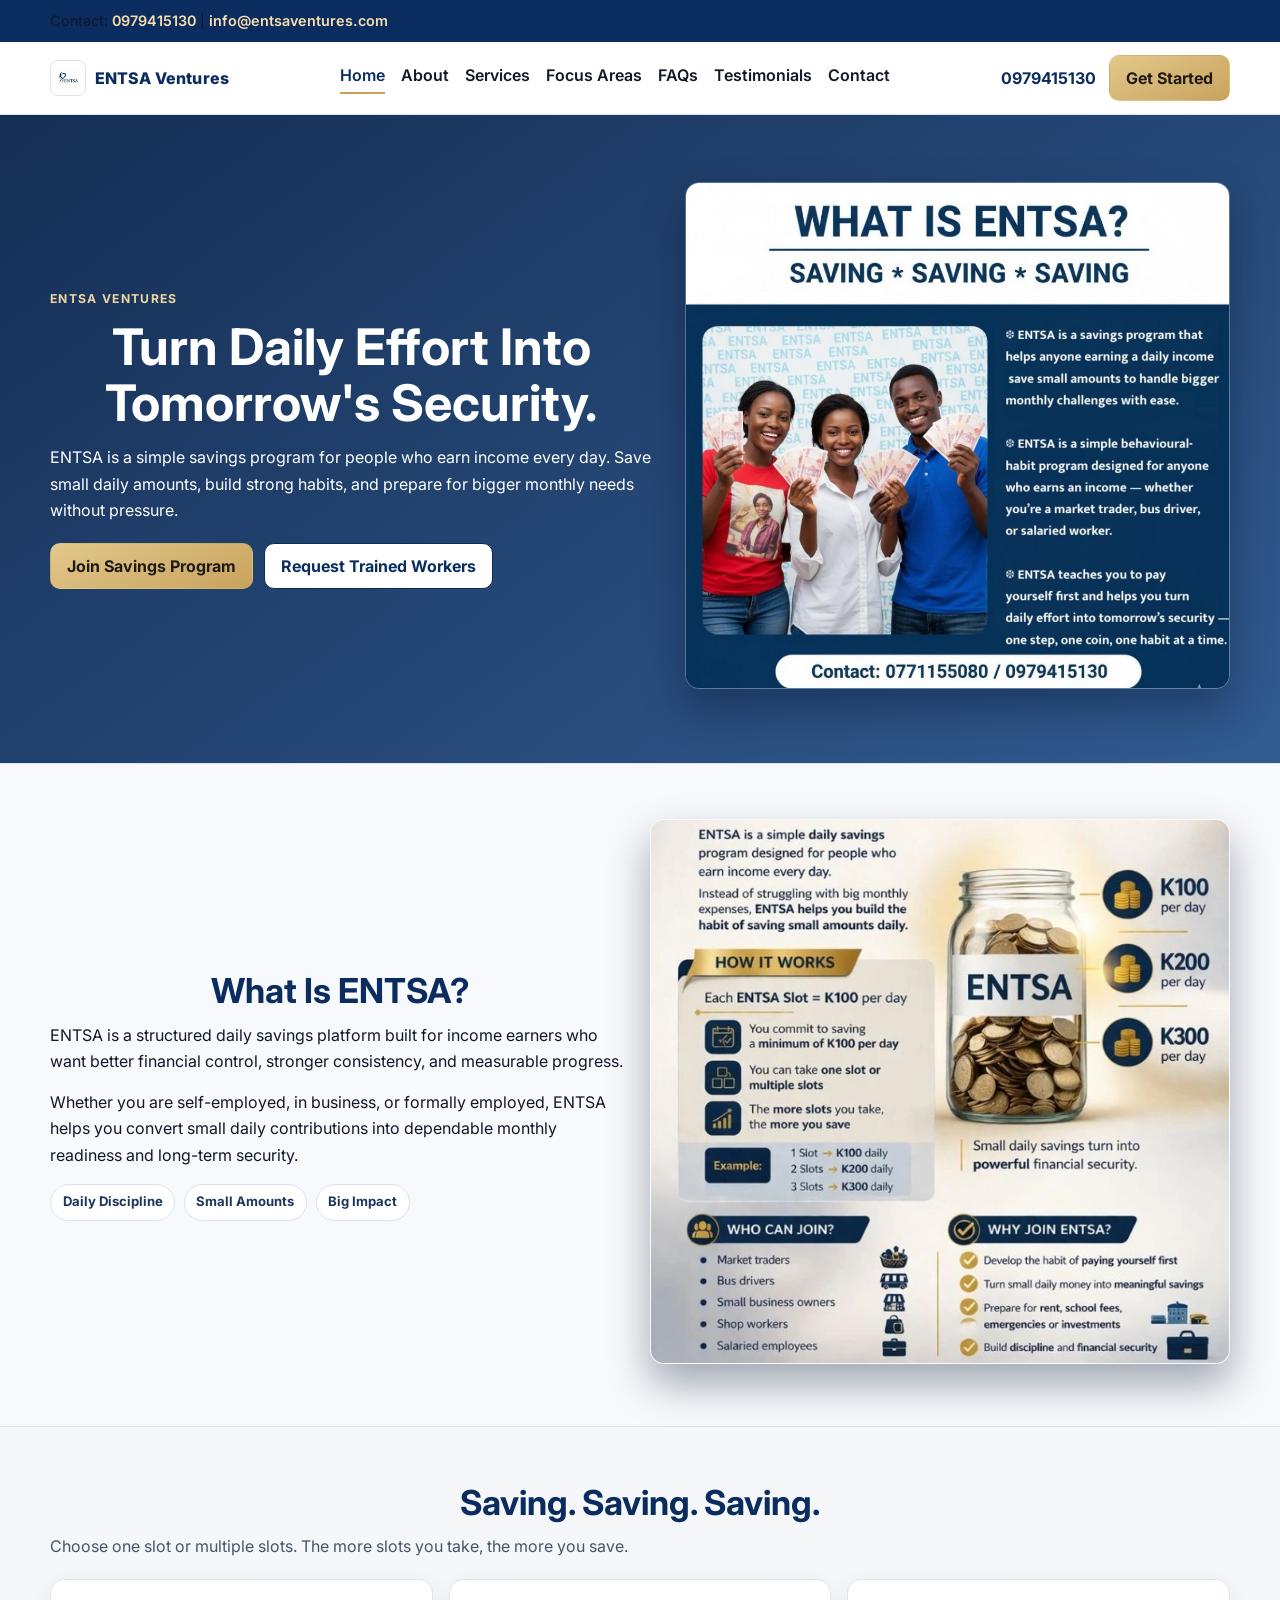
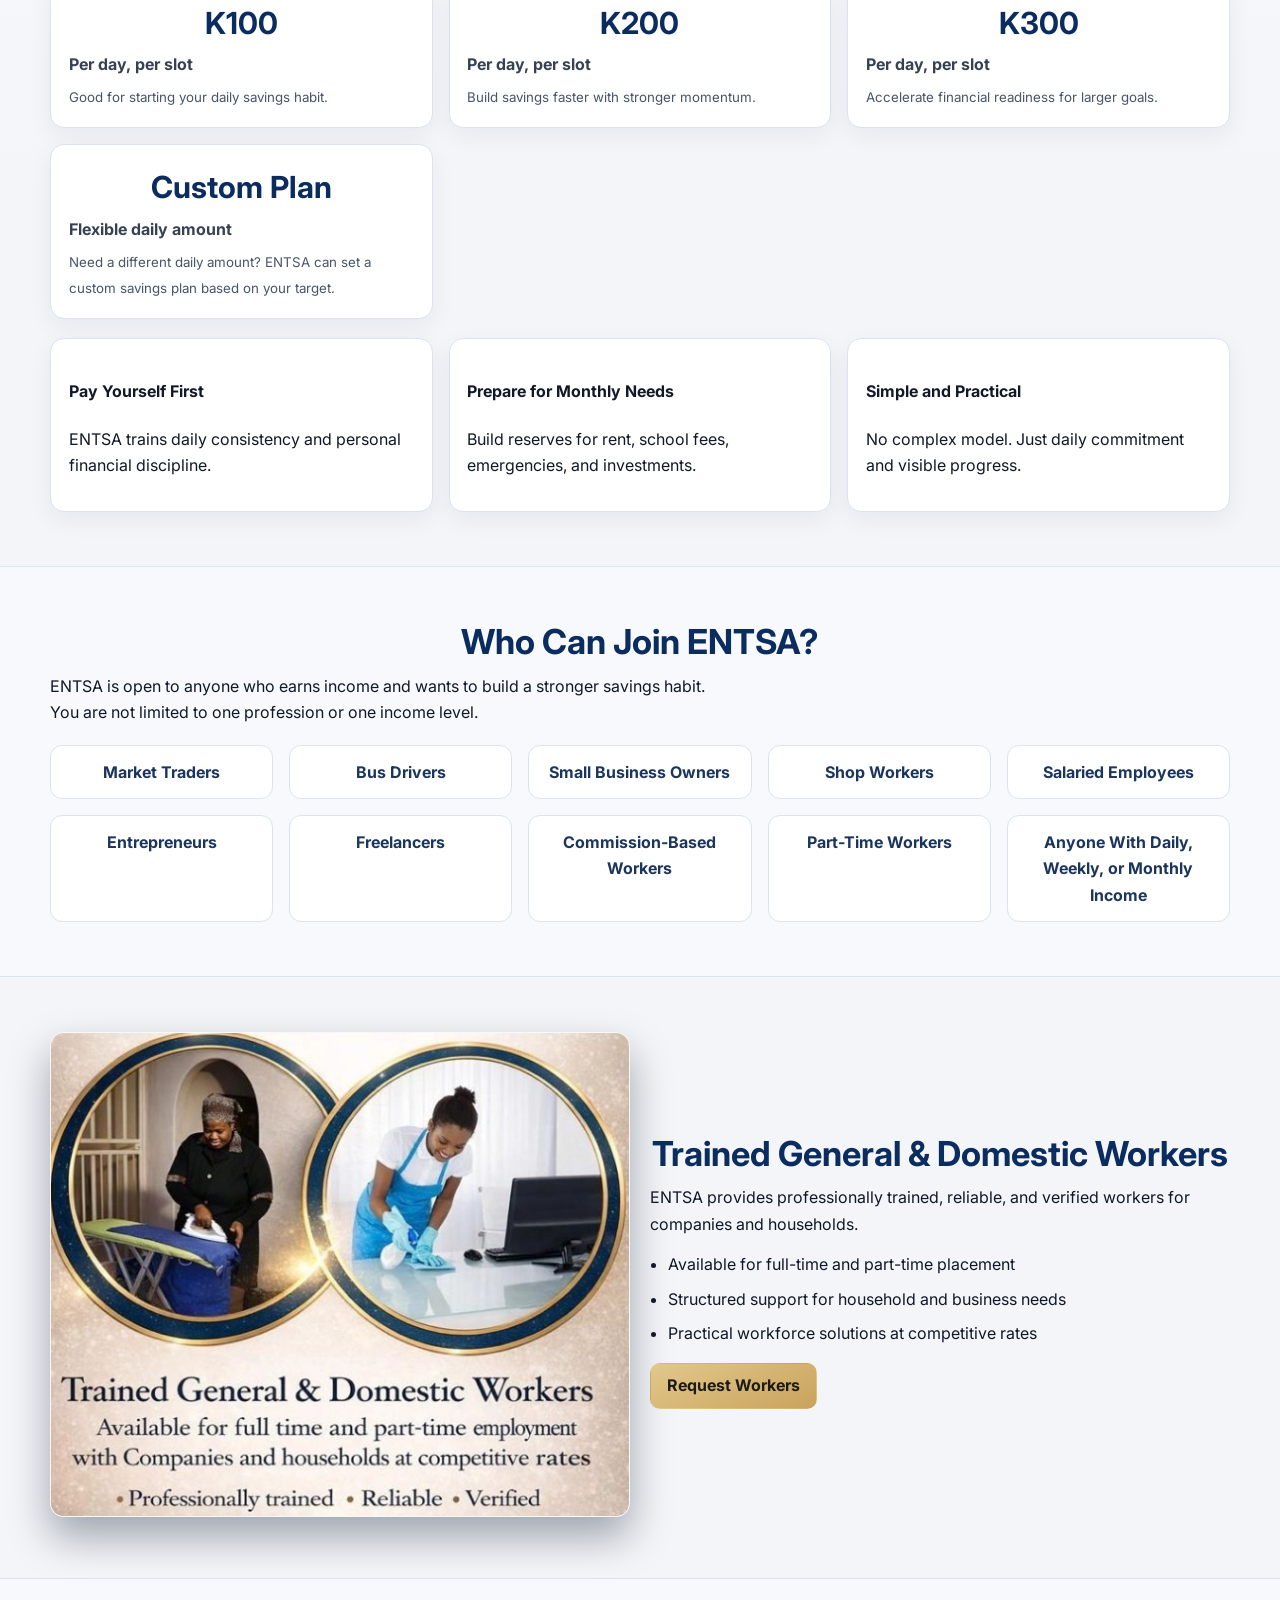
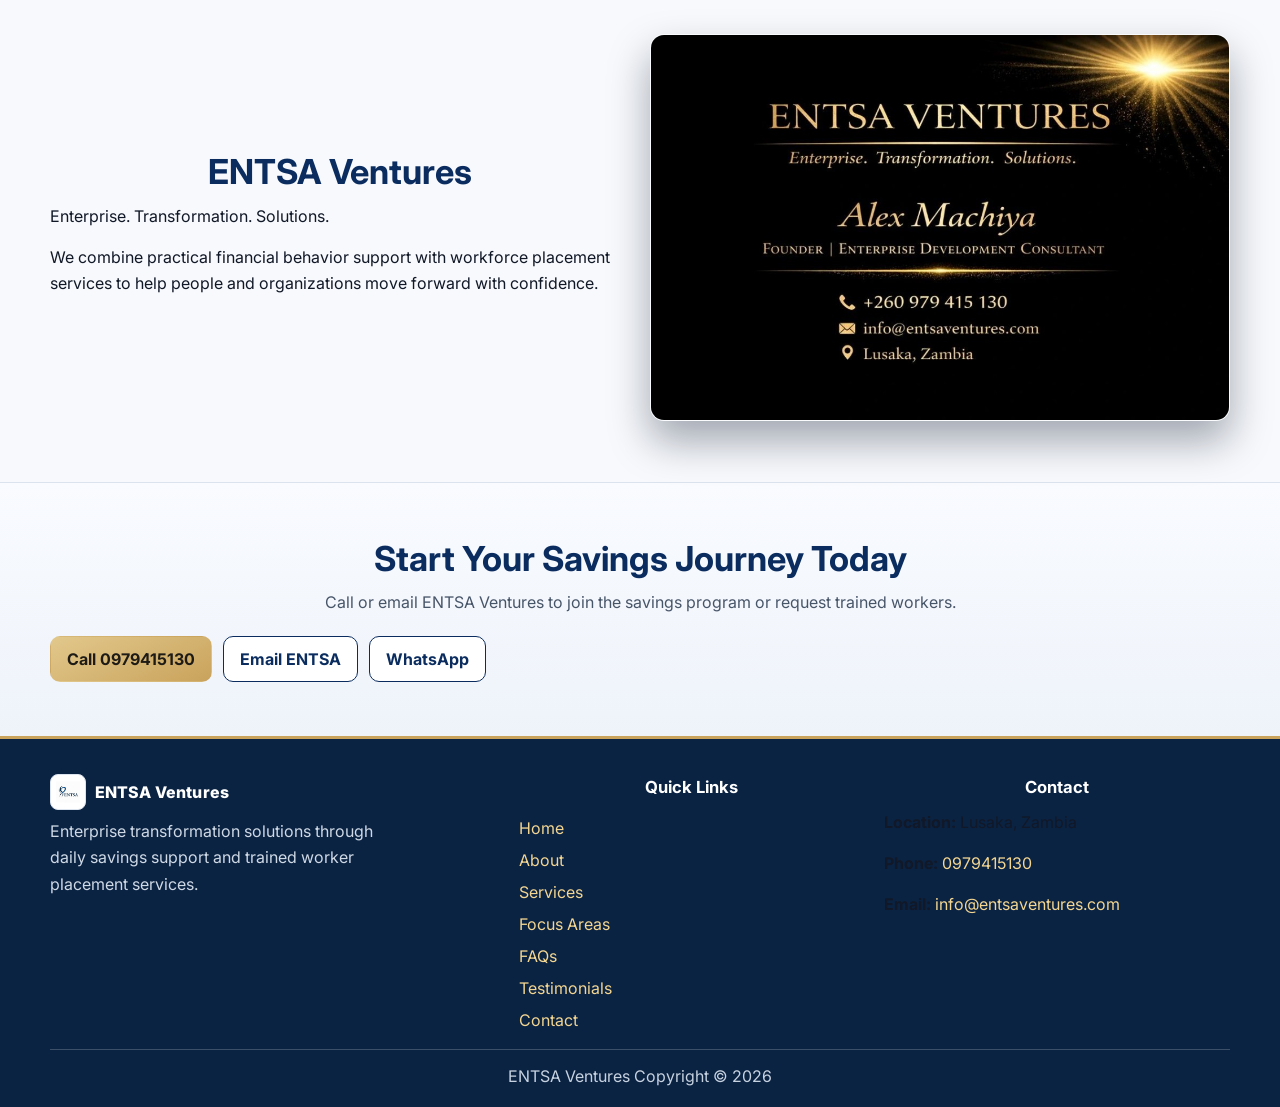
<file: index.html>
<!doctype html>
<html lang="en">
<head>
  <meta charset="UTF-8">
  <meta name="viewport" content="width=device-width, initial-scale=1.0">
  <title>ENTSA Ventures | Saving. Saving. Saving.</title>
  <meta name="description" content="ENTSA Ventures offers a simple daily savings program and trained domestic/general worker placement solutions for households and organizations in Zambia.">
  <link rel="icon" href="./Assets/brand/entsa-logo.png" type="image/png">
  <link rel="stylesheet" href="./styles.css?v=20260407-entsa3">
</head>
<body>
  <a class="skip-link" href="#main-content">Skip to main content</a>

  <div class="top-contact-bar">
    <div class="container top-contact-inner">
      <p>Contact: <a href="tel:+260979415130">0979415130</a> | <a href="mailto:info@entsaventures.com">info@entsaventures.com</a></p>
    </div>
  </div>

  <header class="site-header" id="top">
    <div class="container header-inner">
      <a href="#top" class="logo" aria-label="ENTSA Ventures home">
        <img src="./Assets/brand/entsa-logo.png" alt="ENTSA logo">
        <span class="logo-text">ENTSA Ventures</span>
      </a>
      <button class="menu-toggle" aria-expanded="false" aria-controls="primary-nav">Menu</button>
      <nav class="primary-nav" id="primary-nav" aria-label="Primary">
        <a class="active" href="./index.html">Home</a>
        <a href="./about.html">About</a>
        <a href="./services.html">Services</a>
        <a href="./practice-areas.html">Focus Areas</a>
        <a href="./faqs.html">FAQs</a>
        <a href="./testimonials.html">Testimonials</a>
        <a href="./contact.html">Contact</a>
      </nav>
      <div class="header-actions">
        <a class="phone-link" href="tel:+260979415130">0979415130</a>
        <a class="btn btn-primary" href="#contact-entsa">Get Started</a>
      </div>
    </div>
  </header>

  <main id="main-content">
    <section class="hero">
      <div class="container hero-grid">
        <div class="hero-copy">
          <p class="eyebrow">ENTSA Ventures</p>
          <h1>Turn Daily Effort Into Tomorrow's Security.</h1>
          <p class="hero-support">ENTSA is a simple savings program for people who earn income every day. Save small daily amounts, build strong habits, and prepare for bigger monthly needs without pressure.</p>
          <div class="hero-cta-group">
            <a class="btn btn-primary" href="#savings-model">Join Savings Program</a>
            <a class="btn btn-secondary" href="#worker-placement">Request Trained Workers</a>
          </div>
        </div>
        <figure class="hero-image">
          <img src="./Assets/entsa/what-is-entsa-a.png" alt="ENTSA savings awareness poster">
        </figure>
      </div>
    </section>

    <section id="what-is-entsa" class="section section-muted">
      <div class="container two-col">
        <div>
          <h2>What Is ENTSA?</h2>
          <p>ENTSA is a structured daily savings platform built for income earners who want better financial control, stronger consistency, and measurable progress.</p>
          <p>Whether you are self-employed, in business, or formally employed, ENTSA helps you convert small daily contributions into dependable monthly readiness and long-term security.</p>
          <div class="tag-row">
            <span class="tag">Daily Discipline</span>
            <span class="tag">Small Amounts</span>
            <span class="tag">Big Impact</span>
          </div>
        </div>
        <figure class="feature-image">
          <img src="./Assets/entsa/how-it-works-a.png" alt="ENTSA poster showing how the savings slots work">
        </figure>
      </div>
    </section>

    <section id="savings-model" class="section">
      <div class="container">
        <h2>Saving. Saving. Saving.</h2>
        <p class="section-intro">Choose one slot or multiple slots. The more slots you take, the more you save.</p>
        <div class="slot-grid">
          <article class="slot-card">
            <h3>K100</h3>
            <p>Per day, per slot</p>
            <small>Good for starting your daily savings habit.</small>
          </article>
          <article class="slot-card">
            <h3>K200</h3>
            <p>Per day, per slot</p>
            <small>Build savings faster with stronger momentum.</small>
          </article>
          <article class="slot-card">
            <h3>K300</h3>
            <p>Per day, per slot</p>
            <small>Accelerate financial readiness for larger goals.</small>
          </article>
          <article class="slot-card">
            <h3>Custom Plan</h3>
            <p>Flexible daily amount</p>
            <small>Need a different daily amount? ENTSA can set a custom savings plan based on your target.</small>
          </article>
        </div>
        <div class="benefit-grid">
          <article class="benefit-card"><h4>Pay Yourself First</h4><p>ENTSA trains daily consistency and personal financial discipline.</p></article>
          <article class="benefit-card"><h4>Prepare for Monthly Needs</h4><p>Build reserves for rent, school fees, emergencies, and investments.</p></article>
          <article class="benefit-card"><h4>Simple and Practical</h4><p>No complex model. Just daily commitment and visible progress.</p></article>
        </div>
      </div>
    </section>

    <section id="who-can-join" class="section section-muted">
      <div class="container">
        <h2>Who Can Join ENTSA?</h2>
        <p class="section-intro">ENTSA is open to anyone who earns income and wants to build a stronger savings habit. You are not limited to one profession or one income level.</p>
        <div class="audience-grid">
          <div class="audience-item">Market Traders</div>
          <div class="audience-item">Bus Drivers</div>
          <div class="audience-item">Small Business Owners</div>
          <div class="audience-item">Shop Workers</div>
          <div class="audience-item">Salaried Employees</div>
          <div class="audience-item">Entrepreneurs</div>
          <div class="audience-item">Freelancers</div>
          <div class="audience-item">Commission-Based Workers</div>
          <div class="audience-item">Part-Time Workers</div>
          <div class="audience-item">Anyone With Daily, Weekly, or Monthly Income</div>
        </div>
      </div>
    </section>

    <section id="worker-placement" class="section">
      <div class="container two-col">
        <figure class="feature-image">
          <img src="./Assets/entsa/workers-poster.png" alt="ENTSA trained workers placement poster">
        </figure>
        <div>
          <h2>Trained General & Domestic Workers</h2>
          <p>ENTSA provides professionally trained, reliable, and verified workers for companies and households.</p>
          <ul class="feature-list light">
            <li>Available for full-time and part-time placement</li>
            <li>Structured support for household and business needs</li>
            <li>Practical workforce solutions at competitive rates</li>
          </ul>
          <p class="section-cta-inline"><a class="btn btn-primary" href="#contact-entsa">Request Workers</a></p>
        </div>
      </div>
    </section>

    <section class="section section-muted">
      <div class="container two-col">
        <div>
          <h2>ENTSA Ventures</h2>
          <p>Enterprise. Transformation. Solutions.</p>
          <p>We combine practical financial behavior support with workforce placement services to help people and organizations move forward with confidence.</p>
        </div>
        <figure class="feature-image">
          <img src="./Assets/entsa/business-card.png" alt="ENTSA Ventures founder business card">
        </figure>
      </div>
    </section>

    <section id="contact-entsa" class="section final-cta">
      <div class="container contact-cta">
        <h2>Start Your Savings Journey Today</h2>
        <p>Call or email ENTSA Ventures to join the savings program or request trained workers.</p>
        <div class="hero-cta-group">
          <a class="btn btn-primary" href="tel:+260979415130">Call 0979415130</a>
          <a class="btn btn-secondary" href="mailto:info@entsaventures.com">Email ENTSA</a>
          <a class="btn btn-secondary" href="https://wa.me/260979415130" target="_blank" rel="noopener noreferrer">WhatsApp</a>
        </div>
      </div>
    </section>
  </main>

  <footer class="site-footer">
    <div class="container footer-grid">
      <div class="footer-brand">
        <a href="#top" class="logo"><img src="./Assets/brand/entsa-logo.png" alt="ENTSA logo"><span class="logo-text">ENTSA Ventures</span></a>
        <p>Enterprise transformation solutions through daily savings support and trained worker placement services.</p>
      </div>
      <nav class="footer-links" aria-label="Quick links">
        <h3 class="footer-title">Quick Links</h3>
        <a href="./index.html">Home</a>
        <a href="./about.html">About</a>
        <a href="./services.html">Services</a>
        <a href="./practice-areas.html">Focus Areas</a>
        <a href="./faqs.html">FAQs</a>
        <a href="./testimonials.html">Testimonials</a>
        <a href="./contact.html">Contact</a>
      </nav>
      <div>
        <h3 class="footer-title">Contact</h3>
        <p class="footer-contact-item"><strong>Location:</strong> Lusaka, Zambia</p>
        <p class="footer-contact-item"><strong>Phone:</strong> <a href="tel:+260979415130">0979415130</a></p>
        <p class="footer-contact-item"><strong>Email:</strong> <a href="mailto:info@entsaventures.com">info@entsaventures.com</a></p>
      </div>
    </div>
    <div class="container footer-bottom">
      <p class="disclaimer">ENTSA Ventures Copyright &copy; 2026</p>
    </div>
  </footer>

  <script>
    const menuToggle = document.querySelector(".menu-toggle");
    const nav = document.querySelector(".primary-nav");
    if (menuToggle && nav) {
      menuToggle.addEventListener("click", () => {
        const expanded = menuToggle.getAttribute("aria-expanded") === "true";
        menuToggle.setAttribute("aria-expanded", String(!expanded));
        nav.classList.toggle("nav-open");
      });
    }
  </script>
</body>
</html>
</file>
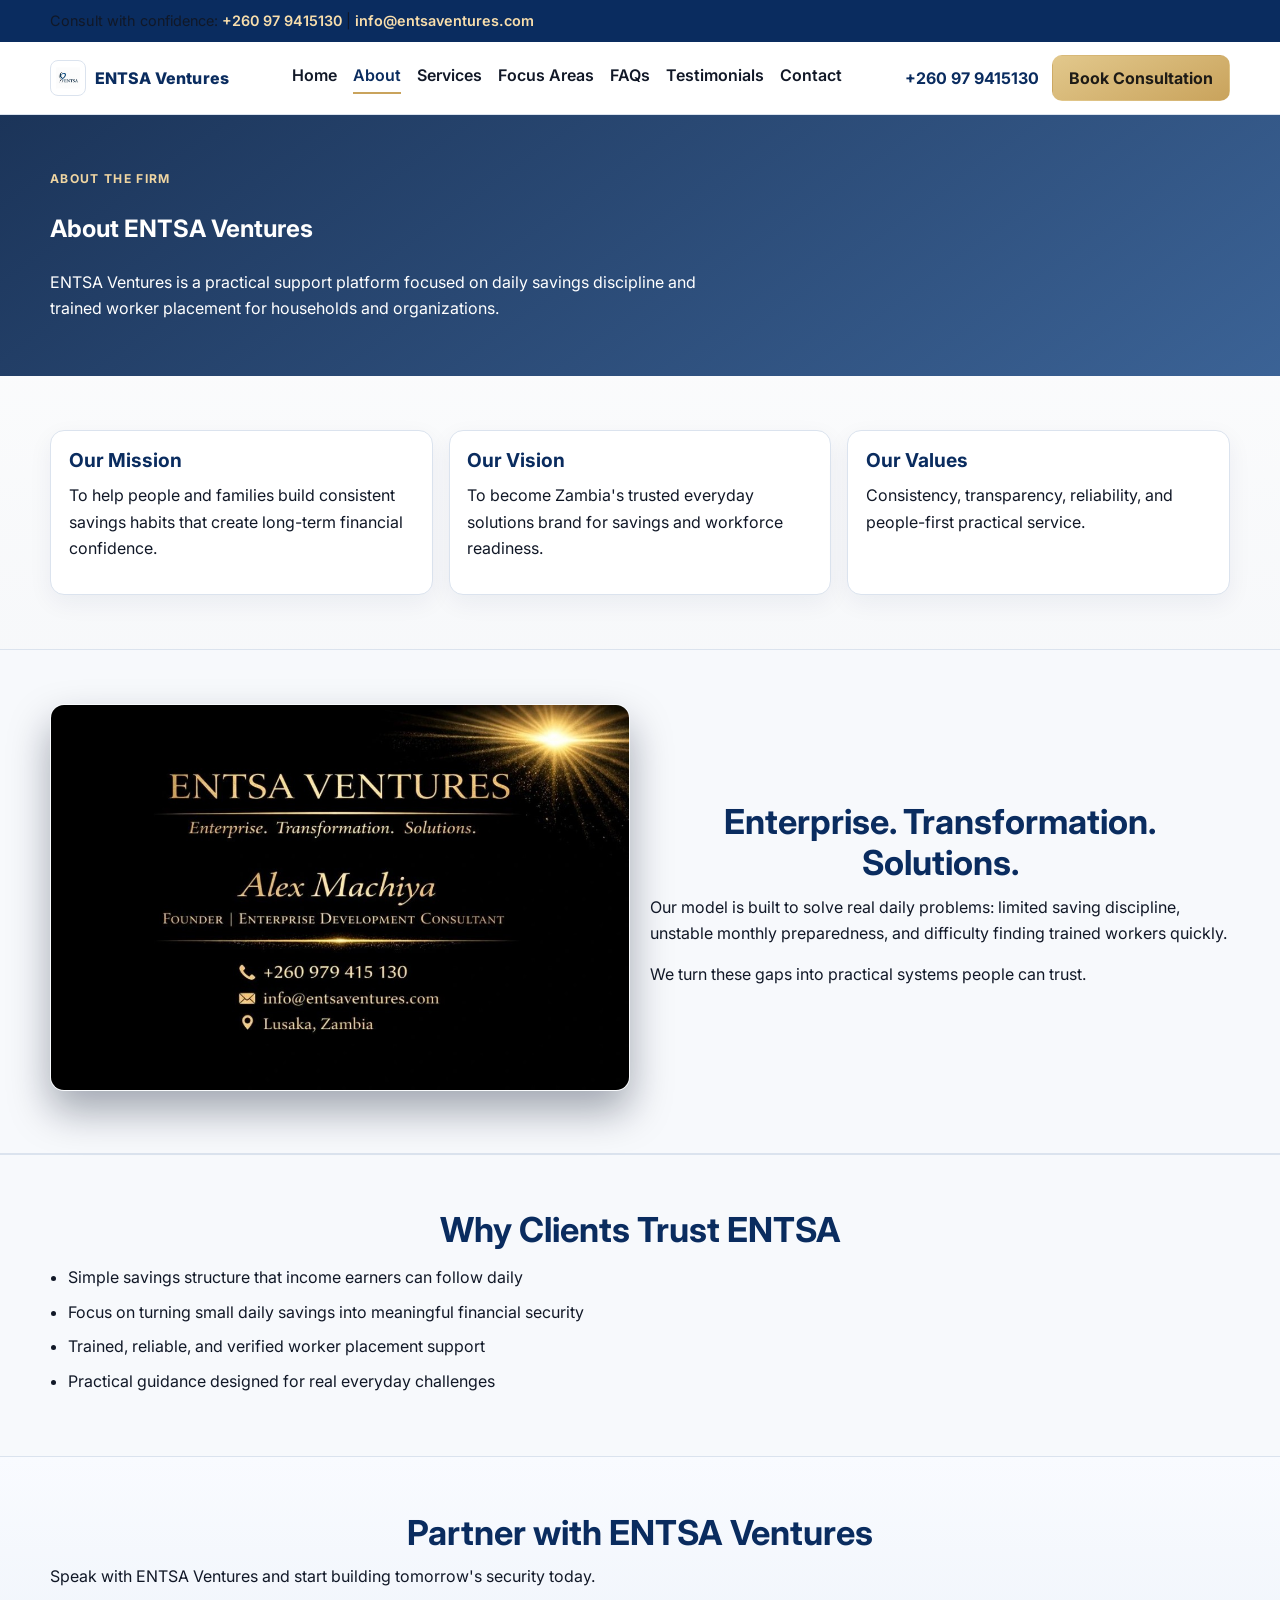
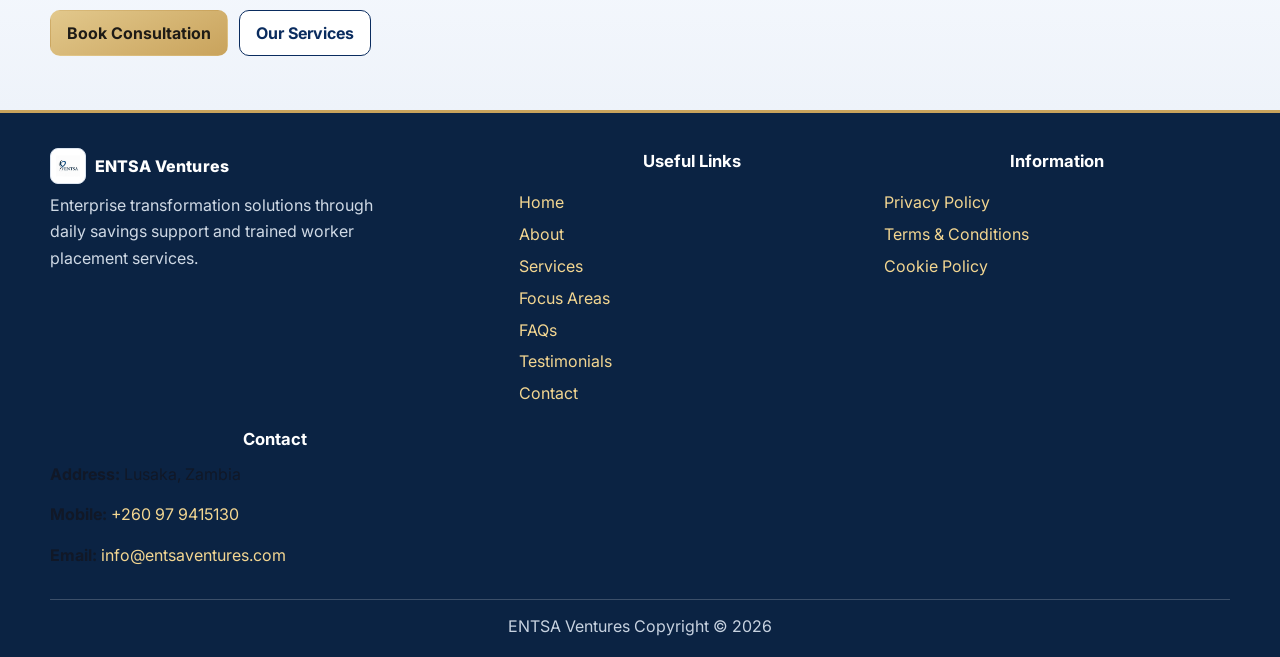
<file: about.html>
<!doctype html>
<html lang="en">
<head>
  <meta charset="UTF-8">
  <meta name="viewport" content="width=device-width, initial-scale=1.0">
  <title>About | ENTSA Ventures</title>
  <meta name="description" content="Learn about ENTSA Ventures and how it supports people through daily savings discipline and trained worker placement services in Zambia.">
  <link rel="icon" href="./Assets/brand/entsa-logo.png" type="image/png">
  <link rel="stylesheet" href="./styles.css?v=20260407-entsa3">
</head>
<body>
  <a class="skip-link" href="#main-content">Skip to main content</a>

  <div class="top-contact-bar">
    <div class="container top-contact-inner">
      <p>Consult with confidence: <a href="tel:+260979415130">+260 97 9415130</a> | <a href="mailto:info@entsaventures.com">info@entsaventures.com</a></p>
    </div>
  </div>

  <header class="site-header">
    <div class="container header-inner">
      <a href="./index.html" class="logo" aria-label="ENTSA Ventures home"><img src="./Assets/brand/entsa-logo.png" alt="ENTSA logo"><span class="logo-text">ENTSA Ventures</span></a>
      <button class="menu-toggle" aria-expanded="false" aria-controls="primary-nav">Menu</button>
      <nav class="primary-nav" id="primary-nav" aria-label="Primary">
        <a href="./index.html">Home</a>
        <a class="active" href="./about.html">About</a>
        <a href="./services.html">Services</a>
        <a href="./practice-areas.html">Focus Areas</a>
        <a href="./faqs.html">FAQs</a>
        <a href="./testimonials.html">Testimonials</a>
        <a href="./contact.html">Contact</a>
      </nav>
      <div class="header-actions">
        <a class="phone-link" href="tel:+260979415130">+260 97 9415130</a>
        <a class="btn btn-primary" href="./contact.html#contact-form-panel">Book Consultation</a>
      </div>
    </div>
  </header>

  <main id="main-content">
    <section class="section page-hero">
      <div class="container">
        <p class="eyebrow">About The Firm</p>
        <h1>About ENTSA Ventures</h1>
        <p class="hero-support">ENTSA Ventures is a practical support platform focused on daily savings discipline and trained worker placement for households and organizations.</p>
      </div>
    </section>

    <section class="section">
      <div class="container card-grid">
        <article class="info-card">
          <h2>Our Mission</h2>
          <p>To help people and families build consistent savings habits that create long-term financial confidence.</p>
        </article>
        <article class="info-card">
          <h2>Our Vision</h2>
          <p>To become Zambia's trusted everyday solutions brand for savings and workforce readiness.</p>
        </article>
        <article class="info-card">
          <h2>Our Values</h2>
          <p>Consistency, transparency, reliability, and people-first practical service.</p>
        </article>
      </div>
    </section>

    <section class="section section-muted">
      <div class="container two-col">
        <figure class="feature-image">
          <img src="./Assets/entsa/business-card.png" alt="ENTSA Ventures brand and founder card">
        </figure>
        <div>
          <h2>Enterprise. Transformation. Solutions.</h2>
          <p>Our model is built to solve real daily problems: limited saving discipline, unstable monthly preparedness, and difficulty finding trained workers quickly.</p>
          <p>We turn these gaps into practical systems people can trust.</p>
        </div>
      </div>
    </section>

    <section class="section section-muted">
      <div class="container">
        <h2>Why Clients Trust ENTSA</h2>
        <ul class="feature-list">
          <li>Simple savings structure that income earners can follow daily</li>
          <li>Focus on turning small daily savings into meaningful financial security</li>
          <li>Trained, reliable, and verified worker placement support</li>
          <li>Practical guidance designed for real everyday challenges</li>
        </ul>
      </div>
    </section>

    <section class="section final-cta">
      <div class="container final-cta-inner">
        <h2>Partner with ENTSA Ventures</h2>
        <p>Speak with ENTSA Ventures and start building tomorrow's security today.</p>
        <div class="hero-cta-group">
          <a class="btn btn-primary" href="./contact.html#contact-form-panel">Book Consultation</a>
          <a class="btn btn-secondary" href="./services.html">Our Services</a>
        </div>
      </div>
    </section>
  </main>

  <footer class="site-footer">
    <div class="container footer-grid">
      <div class="footer-brand">
        <a href="./index.html" class="logo"><img src="./Assets/brand/entsa-logo.png" alt="ENTSA logo"><span class="logo-text">ENTSA Ventures</span></a>
        <p>Enterprise transformation solutions through daily savings support and trained worker placement services.</p>
      </div>
      <nav class="footer-links" aria-label="Useful links">
        <h3 class="footer-title">Useful Links</h3>
        <a href="./index.html">Home</a>
        <a href="./about.html">About</a>
        <a href="./services.html">Services</a>
        <a href="./practice-areas.html">Focus Areas</a>
        <a href="./faqs.html">FAQs</a>
        <a href="./testimonials.html">Testimonials</a>
        <a href="./contact.html">Contact</a>
      </nav>
      <nav class="footer-links" aria-label="Information links">
        <h3 class="footer-title">Information</h3>
        <a href="#">Privacy Policy</a>
        <a href="#">Terms & Conditions</a>
        <a href="#">Cookie Policy</a>
      </nav>
      <div>
        <h3 class="footer-title">Contact</h3>
        <p class="footer-contact-item"><strong>Address:</strong> Lusaka, Zambia</p>
        <p class="footer-contact-item"><strong>Mobile:</strong> <a href="tel:+260979415130">+260 97 9415130</a></p>
        <p class="footer-contact-item"><strong>Email:</strong> <a href="mailto:info@entsaventures.com">info@entsaventures.com</a></p>
      </div>
    </div>
    <div class="container footer-bottom">
      <p class="disclaimer">ENTSA Ventures Copyright &copy; 2026</p>
    </div>
  </footer>

  <script>
    const menuToggle = document.querySelector(".menu-toggle");
    const nav = document.querySelector(".primary-nav");
    if (menuToggle && nav) {
      menuToggle.addEventListener("click", () => {
        const expanded = menuToggle.getAttribute("aria-expanded") === "true";
        menuToggle.setAttribute("aria-expanded", String(!expanded));
        nav.classList.toggle("nav-open");
      });
    }
  </script>
</body>
</html>
</file>
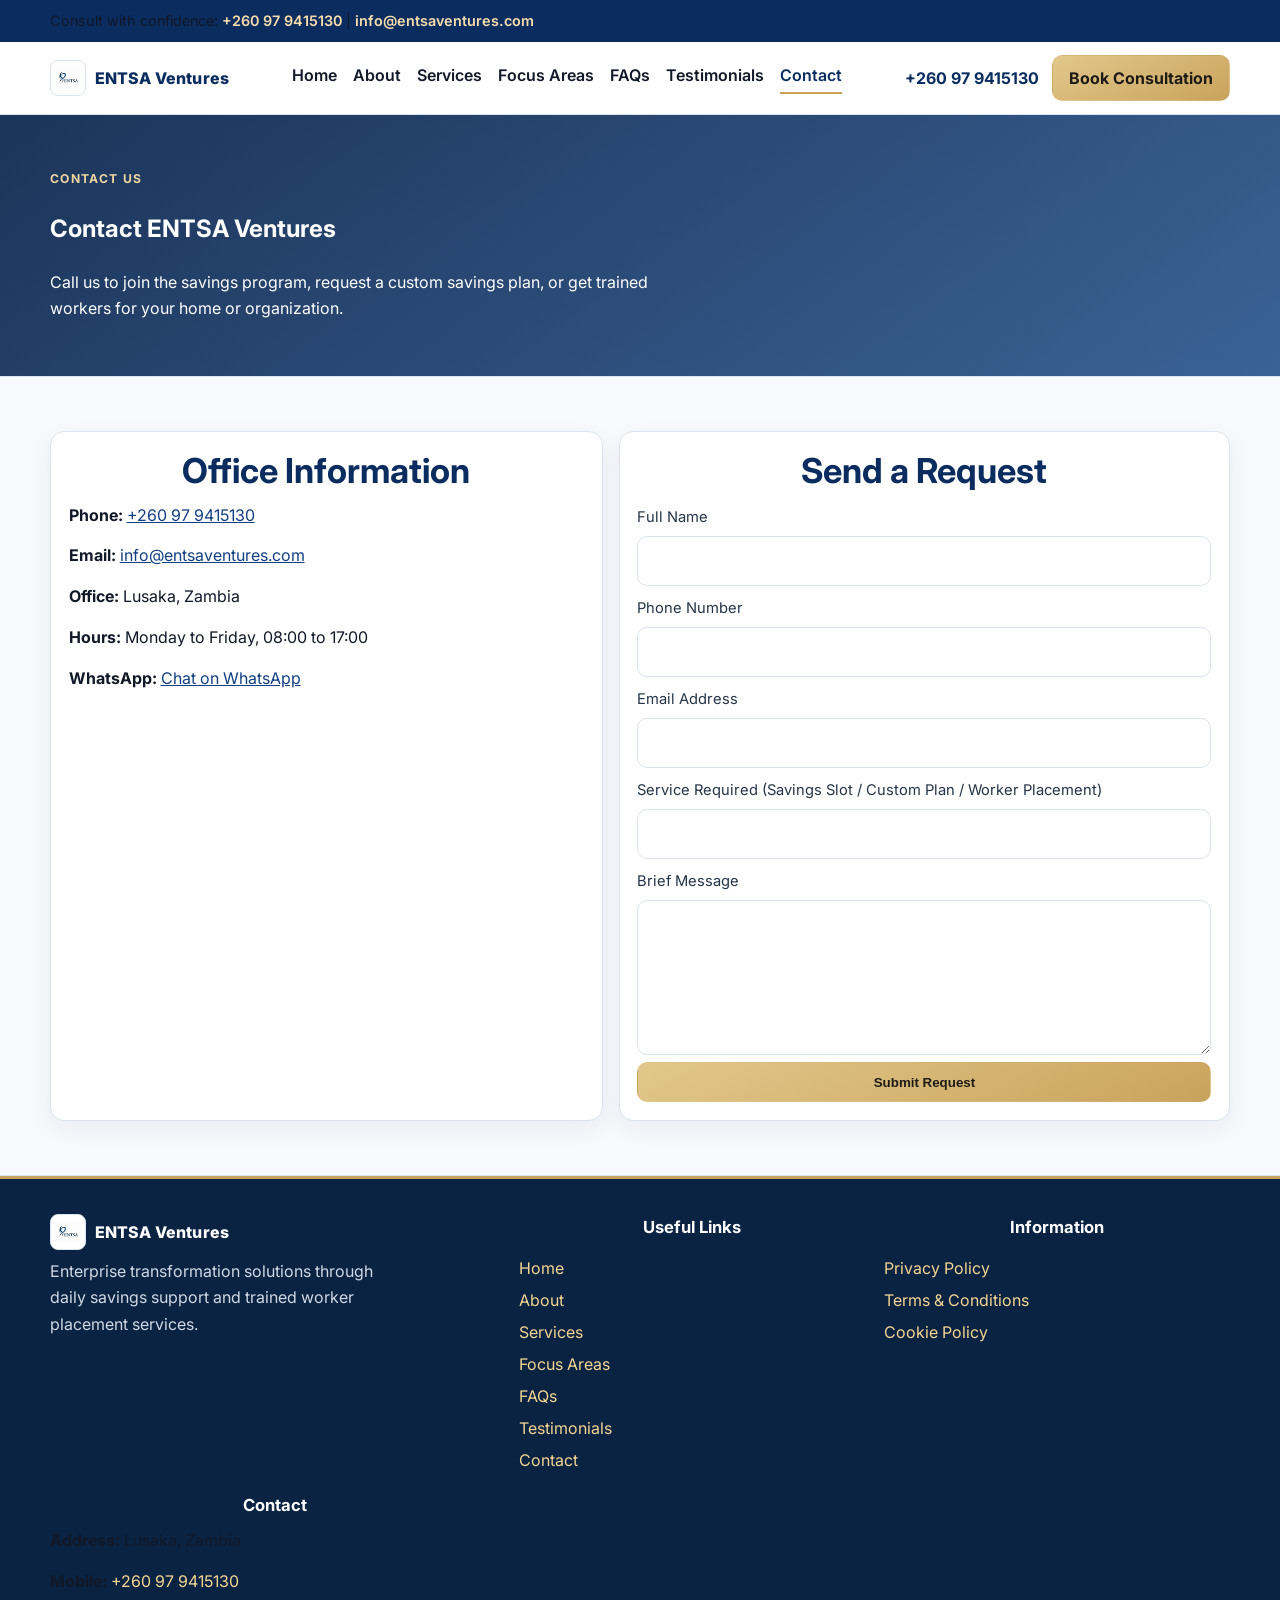
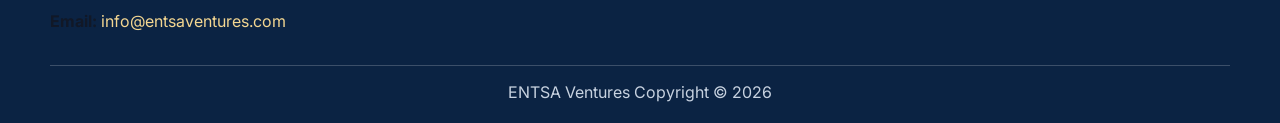
<file: contact.html>
<!doctype html>
<html lang="en">
<head>
  <meta charset="UTF-8">
  <meta name="viewport" content="width=device-width, initial-scale=1.0">
  <title>Contact | ENTSA Ventures</title>
  <meta name="description" content="Contact ENTSA Ventures to join the daily savings program or request trained domestic and general workers in Zambia.">
  <link rel="icon" href="./Assets/brand/entsa-logo.png" type="image/png">
  <link rel="stylesheet" href="./styles.css?v=20260407-entsa3">
</head>
<body>
  <a class="skip-link" href="#main-content">Skip to main content</a>

  <div class="top-contact-bar">
    <div class="container top-contact-inner">
      <p>Consult with confidence: <a href="tel:+260979415130">+260 97 9415130</a> | <a href="mailto:info@entsaventures.com">info@entsaventures.com</a></p>
    </div>
  </div>

  <header class="site-header">
    <div class="container header-inner">
      <a href="./index.html" class="logo" aria-label="ENTSA Ventures home"><img src="./Assets/brand/entsa-logo.png" alt="ENTSA logo"><span class="logo-text">ENTSA Ventures</span></a>
      <button class="menu-toggle" aria-expanded="false" aria-controls="primary-nav">Menu</button>
      <nav class="primary-nav" id="primary-nav" aria-label="Primary">
        <a href="./index.html">Home</a>
        <a href="./about.html">About</a>
        <a href="./services.html">Services</a>
        <a href="./practice-areas.html">Focus Areas</a>
        <a href="./faqs.html">FAQs</a>
        <a href="./testimonials.html">Testimonials</a>
        <a class="active" href="./contact.html">Contact</a>
      </nav>
      <div class="header-actions">
        <a class="phone-link" href="tel:+260979415130">+260 97 9415130</a>
        <a class="btn btn-primary" href="#contact-form-panel">Book Consultation</a>
      </div>
    </div>
  </header>

  <main id="main-content">
    <section class="section page-hero">
      <div class="container">
        <p class="eyebrow">Contact Us</p>
        <h1>Contact ENTSA Ventures</h1>
        <p class="hero-support">Call us to join the savings program, request a custom savings plan, or get trained workers for your home or organization.</p>
      </div>
    </section>

    <section class="section section-muted">
      <div class="container contact-grid">
        <div class="contact-info">
          <h2>Office Information</h2>
          <p><strong>Phone:</strong> <a href="tel:+260979415130">+260 97 9415130</a></p>
          <p><strong>Email:</strong> <a href="mailto:info@entsaventures.com">info@entsaventures.com</a></p>
          <p><strong>Office:</strong> Lusaka, Zambia</p>
          <p><strong>Hours:</strong> Monday to Friday, 08:00 to 17:00</p>
          <p><strong>WhatsApp:</strong> <a href="https://wa.me/260979415130" target="_blank" rel="noopener noreferrer">Chat on WhatsApp</a></p>
        </div>

        <div class="contact-panel" id="contact-form-panel">
          <h2>Send a Request</h2>
          <form class="contact-form" action="#" method="post">
            <label for="name">Full Name</label>
            <input id="name" name="name" type="text" required>

            <label for="phone">Phone Number</label>
            <input id="phone" name="phone" type="tel" required>

            <label for="email">Email Address</label>
            <input id="email" name="email" type="email" required>

            <label for="service">Service Required (Savings Slot / Custom Plan / Worker Placement)</label>
            <input id="service" name="service" type="text" required>

            <label for="message">Brief Message</label>
            <textarea id="message" name="message" rows="5" required></textarea>

            <button class="btn btn-primary" type="submit">Submit Request</button>
          </form>
        </div>
      </div>
    </section>
  </main>

  <footer class="site-footer">
    <div class="container footer-grid">
      <div class="footer-brand">
        <a href="./index.html" class="logo"><img src="./Assets/brand/entsa-logo.png" alt="ENTSA logo"><span class="logo-text">ENTSA Ventures</span></a>
        <p>Enterprise transformation solutions through daily savings support and trained worker placement services.</p>
      </div>
      <nav class="footer-links" aria-label="Useful links">
        <h3 class="footer-title">Useful Links</h3>
        <a href="./index.html">Home</a>
        <a href="./about.html">About</a>
        <a href="./services.html">Services</a>
        <a href="./practice-areas.html">Focus Areas</a>
        <a href="./faqs.html">FAQs</a>
        <a href="./testimonials.html">Testimonials</a>
        <a href="./contact.html">Contact</a>
      </nav>
      <nav class="footer-links" aria-label="Information links">
        <h3 class="footer-title">Information</h3>
        <a href="#">Privacy Policy</a>
        <a href="#">Terms & Conditions</a>
        <a href="#">Cookie Policy</a>
      </nav>
      <div>
        <h3 class="footer-title">Contact</h3>
        <p class="footer-contact-item"><strong>Address:</strong> Lusaka, Zambia</p>
        <p class="footer-contact-item"><strong>Mobile:</strong> <a href="tel:+260979415130">+260 97 9415130</a></p>
        <p class="footer-contact-item"><strong>Email:</strong> <a href="mailto:info@entsaventures.com">info@entsaventures.com</a></p>
      </div>
    </div>
    <div class="container footer-bottom">
      <p class="disclaimer">ENTSA Ventures Copyright &copy; 2026</p>
    </div>
  </footer>

  <script>
    const menuToggle = document.querySelector(".menu-toggle");
    const nav = document.querySelector(".primary-nav");
    if (menuToggle && nav) {
      menuToggle.addEventListener("click", () => {
        const expanded = menuToggle.getAttribute("aria-expanded") === "true";
        menuToggle.setAttribute("aria-expanded", String(!expanded));
        nav.classList.toggle("nav-open");
      });
    }
  </script>
</body>
</html>
</file>
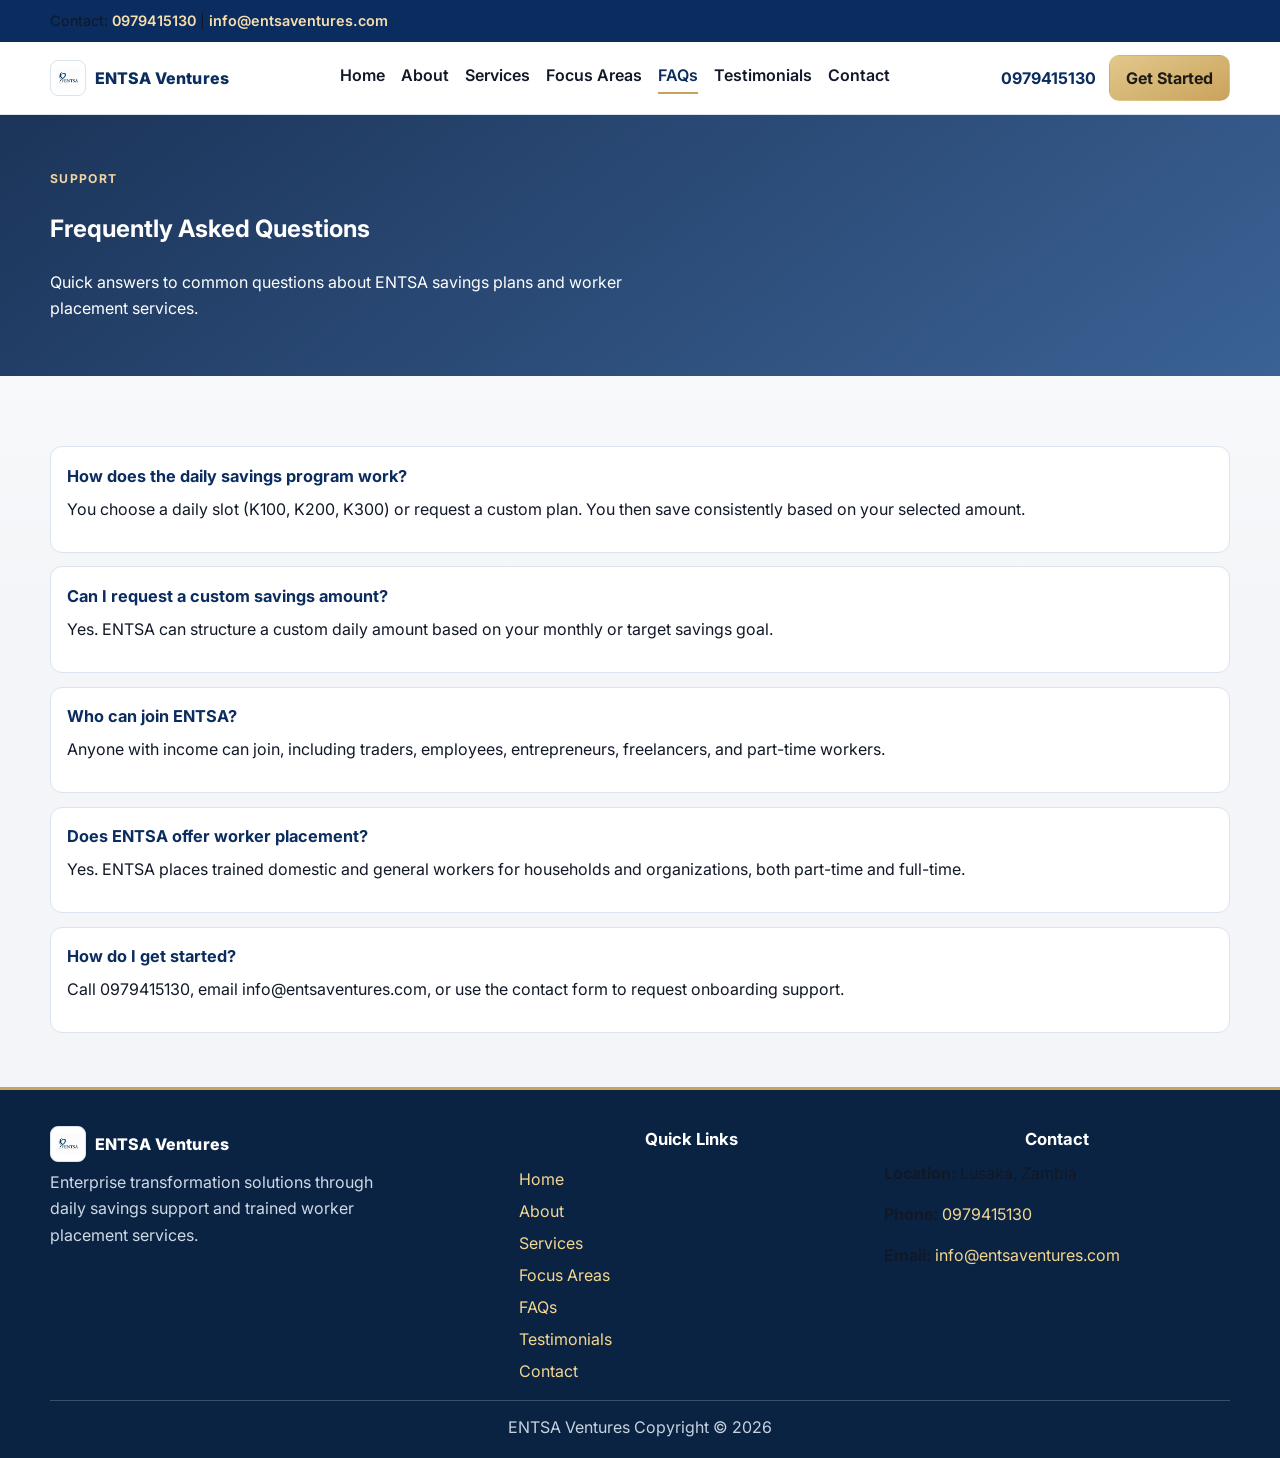
<file: faqs.html>
<!doctype html>
<html lang="en">
<head>
  <meta charset="UTF-8">
  <meta name="viewport" content="width=device-width, initial-scale=1.0">
  <title>FAQs | ENTSA Ventures</title>
  <meta name="description" content="Frequently asked questions about ENTSA Ventures daily savings slots, custom plans, and worker placement services in Zambia.">
  <link rel="icon" href="./Assets/brand/entsa-logo.png" type="image/png">
  <link rel="stylesheet" href="./styles.css?v=20260407-entsa3">
</head>
<body>
  <a class="skip-link" href="#main-content">Skip to main content</a>

  <div class="top-contact-bar">
    <div class="container top-contact-inner">
      <p>Contact: <a href="tel:+260979415130">0979415130</a> | <a href="mailto:info@entsaventures.com">info@entsaventures.com</a></p>
    </div>
  </div>

  <header class="site-header">
    <div class="container header-inner">
      <a href="./index.html" class="logo" aria-label="ENTSA Ventures home">
        <img src="./Assets/brand/entsa-logo.png" alt="ENTSA logo">
        <span class="logo-text">ENTSA Ventures</span>
      </a>
      <button class="menu-toggle" aria-expanded="false" aria-controls="primary-nav">Menu</button>
      <nav class="primary-nav" id="primary-nav" aria-label="Primary">
        <a href="./index.html">Home</a>
        <a href="./about.html">About</a>
        <a href="./services.html">Services</a>
        <a href="./practice-areas.html">Focus Areas</a>
        <a class="active" href="./faqs.html">FAQs</a>
        <a href="./testimonials.html">Testimonials</a>
        <a href="./contact.html">Contact</a>
      </nav>
      <div class="header-actions">
        <a class="phone-link" href="tel:+260979415130">0979415130</a>
        <a class="btn btn-primary" href="./contact.html#contact-form-panel">Get Started</a>
      </div>
    </div>
  </header>

  <main id="main-content">
    <section class="section page-hero">
      <div class="container">
        <p class="eyebrow">Support</p>
        <h1>Frequently Asked Questions</h1>
        <p class="hero-support">Quick answers to common questions about ENTSA savings plans and worker placement services.</p>
      </div>
    </section>

    <section class="section">
      <div class="container">
        <div class="faq-list">
          <article class="faq-item">
            <h3>How does the daily savings program work?</h3>
            <p>You choose a daily slot (K100, K200, K300) or request a custom plan. You then save consistently based on your selected amount.</p>
          </article>
          <article class="faq-item">
            <h3>Can I request a custom savings amount?</h3>
            <p>Yes. ENTSA can structure a custom daily amount based on your monthly or target savings goal.</p>
          </article>
          <article class="faq-item">
            <h3>Who can join ENTSA?</h3>
            <p>Anyone with income can join, including traders, employees, entrepreneurs, freelancers, and part-time workers.</p>
          </article>
          <article class="faq-item">
            <h3>Does ENTSA offer worker placement?</h3>
            <p>Yes. ENTSA places trained domestic and general workers for households and organizations, both part-time and full-time.</p>
          </article>
          <article class="faq-item">
            <h3>How do I get started?</h3>
            <p>Call 0979415130, email info@entsaventures.com, or use the contact form to request onboarding support.</p>
          </article>
        </div>
      </div>
    </section>
  </main>

  <footer class="site-footer">
    <div class="container footer-grid">
      <div class="footer-brand">
        <a href="./index.html" class="logo"><img src="./Assets/brand/entsa-logo.png" alt="ENTSA logo"><span class="logo-text">ENTSA Ventures</span></a>
        <p>Enterprise transformation solutions through daily savings support and trained worker placement services.</p>
      </div>
      <nav class="footer-links" aria-label="Quick links">
        <h3 class="footer-title">Quick Links</h3>
        <a href="./index.html">Home</a>
        <a href="./about.html">About</a>
        <a href="./services.html">Services</a>
        <a href="./practice-areas.html">Focus Areas</a>
        <a href="./faqs.html">FAQs</a>
        <a href="./testimonials.html">Testimonials</a>
        <a href="./contact.html">Contact</a>
      </nav>
      <div>
        <h3 class="footer-title">Contact</h3>
        <p class="footer-contact-item"><strong>Location:</strong> Lusaka, Zambia</p>
        <p class="footer-contact-item"><strong>Phone:</strong> <a href="tel:+260979415130">0979415130</a></p>
        <p class="footer-contact-item"><strong>Email:</strong> <a href="mailto:info@entsaventures.com">info@entsaventures.com</a></p>
      </div>
    </div>
    <div class="container footer-bottom">
      <p class="disclaimer">ENTSA Ventures Copyright &copy; 2026</p>
    </div>
  </footer>

  <script>
    const menuToggle = document.querySelector(".menu-toggle");
    const nav = document.querySelector(".primary-nav");
    if (menuToggle && nav) {
      menuToggle.addEventListener("click", () => {
        const expanded = menuToggle.getAttribute("aria-expanded") === "true";
        menuToggle.setAttribute("aria-expanded", String(!expanded));
        nav.classList.toggle("nav-open");
      });
    }
  </script>
</body>
</html>
</file>
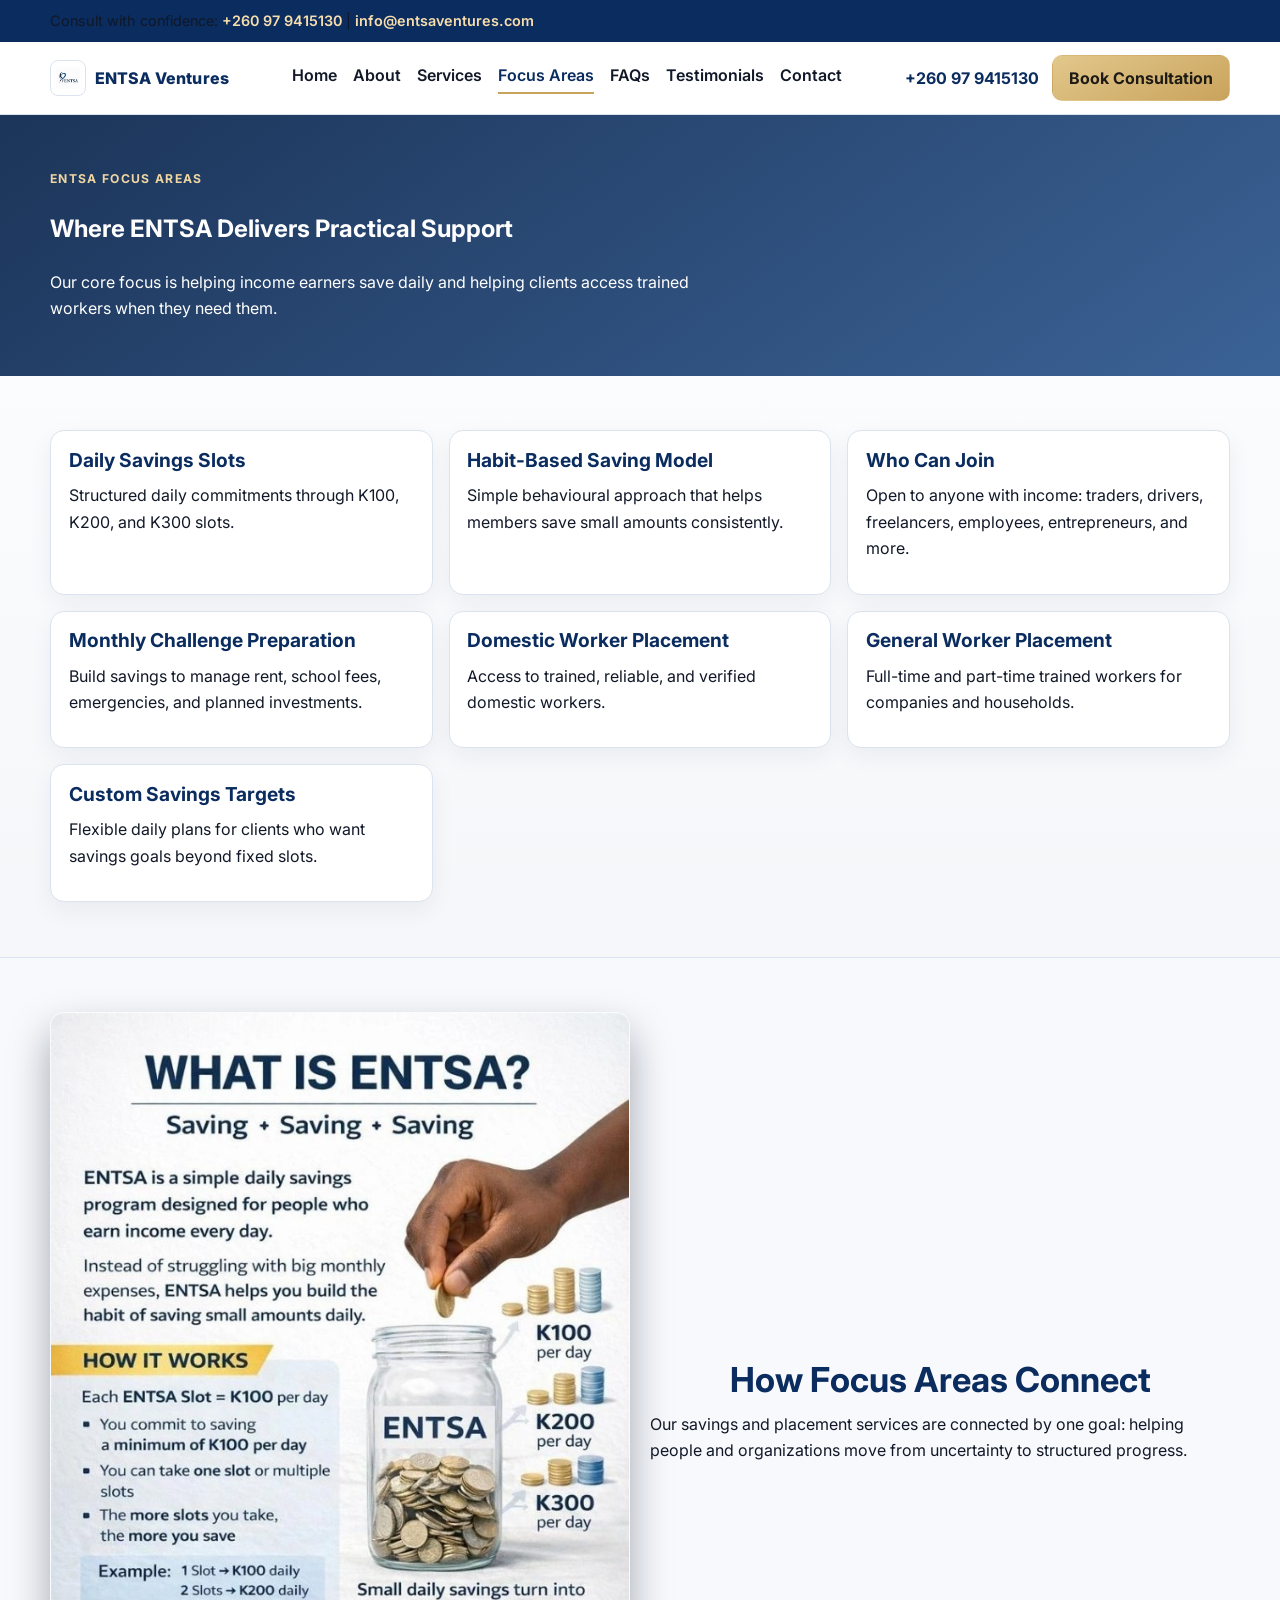
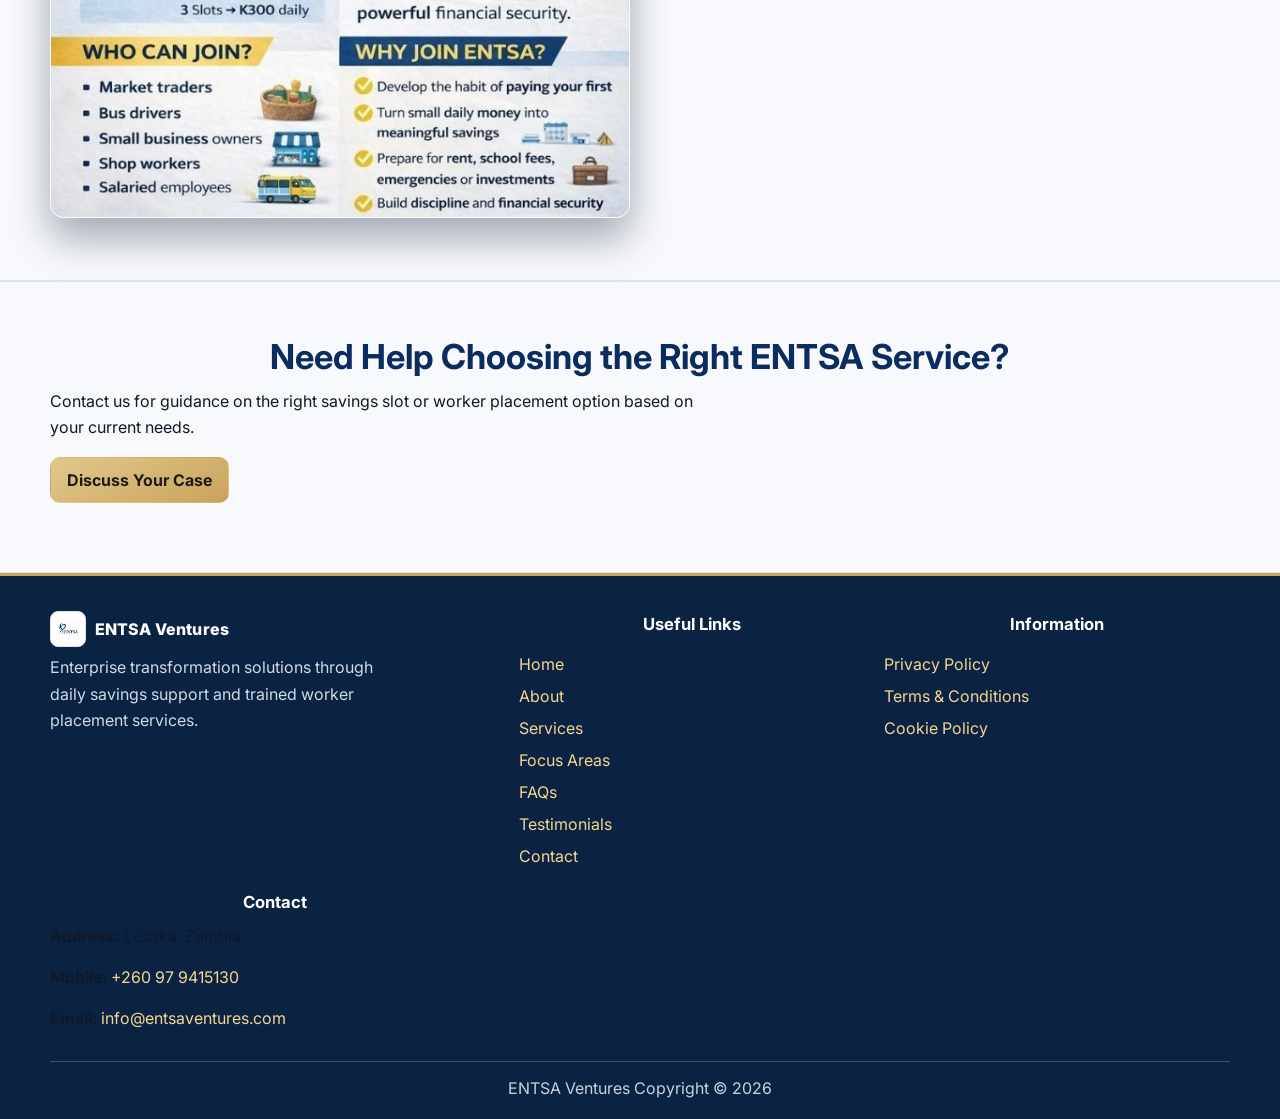
<file: practice-areas.html>
<!doctype html>
<html lang="en">
<head>
  <meta charset="UTF-8">
  <meta name="viewport" content="width=device-width, initial-scale=1.0">
  <title>Focus Areas | ENTSA Ventures</title>
  <meta name="description" content="Explore ENTSA Ventures focus areas: daily savings participation, target member groups, and trained worker placement support for businesses and households.">
  <link rel="icon" href="./Assets/brand/entsa-logo.png" type="image/png">
  <link rel="stylesheet" href="./styles.css?v=20260407-entsa3">
</head>
<body>
  <a class="skip-link" href="#main-content">Skip to main content</a>

  <div class="top-contact-bar">
    <div class="container top-contact-inner">
      <p>Consult with confidence: <a href="tel:+260979415130">+260 97 9415130</a> | <a href="mailto:info@entsaventures.com">info@entsaventures.com</a></p>
    </div>
  </div>

  <header class="site-header">
    <div class="container header-inner">
      <a href="./index.html" class="logo" aria-label="ENTSA Ventures home"><img src="./Assets/brand/entsa-logo.png" alt="ENTSA logo"><span class="logo-text">ENTSA Ventures</span></a>
      <button class="menu-toggle" aria-expanded="false" aria-controls="primary-nav">Menu</button>
      <nav class="primary-nav" id="primary-nav" aria-label="Primary">
        <a href="./index.html">Home</a>
        <a href="./about.html">About</a>
        <a href="./services.html">Services</a>
        <a class="active" href="./practice-areas.html">Focus Areas</a>
        <a href="./faqs.html">FAQs</a>
        <a href="./testimonials.html">Testimonials</a>
        <a href="./contact.html">Contact</a>
      </nav>
      <div class="header-actions">
        <a class="phone-link" href="tel:+260979415130">+260 97 9415130</a>
        <a class="btn btn-primary" href="./contact.html#contact-form-panel">Book Consultation</a>
      </div>
    </div>
  </header>

  <main id="main-content">
    <section class="section page-hero">
      <div class="container">
        <p class="eyebrow">ENTSA Focus Areas</p>
        <h1>Where ENTSA Delivers Practical Support</h1>
        <p class="hero-support">Our core focus is helping income earners save daily and helping clients access trained workers when they need them.</p>
      </div>
    </section>

    <section class="section">
      <div class="container card-grid">
        <article class="info-card"><h2>Daily Savings Slots</h2><p>Structured daily commitments through K100, K200, and K300 slots.</p></article>
        <article class="info-card"><h2>Habit-Based Saving Model</h2><p>Simple behavioural approach that helps members save small amounts consistently.</p></article>
        <article class="info-card"><h2>Who Can Join</h2><p>Open to anyone with income: traders, drivers, freelancers, employees, entrepreneurs, and more.</p></article>
        <article class="info-card"><h2>Monthly Challenge Preparation</h2><p>Build savings to manage rent, school fees, emergencies, and planned investments.</p></article>
        <article class="info-card"><h2>Domestic Worker Placement</h2><p>Access to trained, reliable, and verified domestic workers.</p></article>
        <article class="info-card"><h2>General Worker Placement</h2><p>Full-time and part-time trained workers for companies and households.</p></article>
        <article class="info-card"><h2>Custom Savings Targets</h2><p>Flexible daily plans for clients who want savings goals beyond fixed slots.</p></article>
      </div>
    </section>

    <section class="section section-muted">
      <div class="container two-col">
        <figure class="feature-image">
          <img src="./Assets/entsa/how-it-works-b.png" alt="ENTSA how it works visual">
        </figure>
        <div>
          <h2>How Focus Areas Connect</h2>
          <p>Our savings and placement services are connected by one goal: helping people and organizations move from uncertainty to structured progress.</p>
        </div>
      </div>
    </section>

    <section class="section section-muted">
      <div class="container">
        <h2>Need Help Choosing the Right ENTSA Service?</h2>
        <p class="hero-support">Contact us for guidance on the right savings slot or worker placement option based on your current needs.</p>
        <p class="section-cta-inline">
          <a class="btn btn-primary" href="./contact.html#contact-form-panel">Discuss Your Case</a>
        </p>
      </div>
    </section>
  </main>

  <footer class="site-footer">
    <div class="container footer-grid">
      <div class="footer-brand">
        <a href="./index.html" class="logo"><img src="./Assets/brand/entsa-logo.png" alt="ENTSA logo"><span class="logo-text">ENTSA Ventures</span></a>
        <p>Enterprise transformation solutions through daily savings support and trained worker placement services.</p>
      </div>
      <nav class="footer-links" aria-label="Useful links">
        <h3 class="footer-title">Useful Links</h3>
        <a href="./index.html">Home</a>
        <a href="./about.html">About</a>
        <a href="./services.html">Services</a>
        <a href="./practice-areas.html">Focus Areas</a>
        <a href="./faqs.html">FAQs</a>
        <a href="./testimonials.html">Testimonials</a>
        <a href="./contact.html">Contact</a>
      </nav>
      <nav class="footer-links" aria-label="Information links">
        <h3 class="footer-title">Information</h3>
        <a href="#">Privacy Policy</a>
        <a href="#">Terms & Conditions</a>
        <a href="#">Cookie Policy</a>
      </nav>
      <div>
        <h3 class="footer-title">Contact</h3>
        <p class="footer-contact-item"><strong>Address:</strong> Lusaka, Zambia</p>
        <p class="footer-contact-item"><strong>Mobile:</strong> <a href="tel:+260979415130">+260 97 9415130</a></p>
        <p class="footer-contact-item"><strong>Email:</strong> <a href="mailto:info@entsaventures.com">info@entsaventures.com</a></p>
      </div>
    </div>
    <div class="container footer-bottom">
      <p class="disclaimer">ENTSA Ventures Copyright &copy; 2026</p>
    </div>
  </footer>

  <script>
    const menuToggle = document.querySelector(".menu-toggle");
    const nav = document.querySelector(".primary-nav");
    if (menuToggle && nav) {
      menuToggle.addEventListener("click", () => {
        const expanded = menuToggle.getAttribute("aria-expanded") === "true";
        menuToggle.setAttribute("aria-expanded", String(!expanded));
        nav.classList.toggle("nav-open");
      });
    }
  </script>
</body>
</html>
</file>
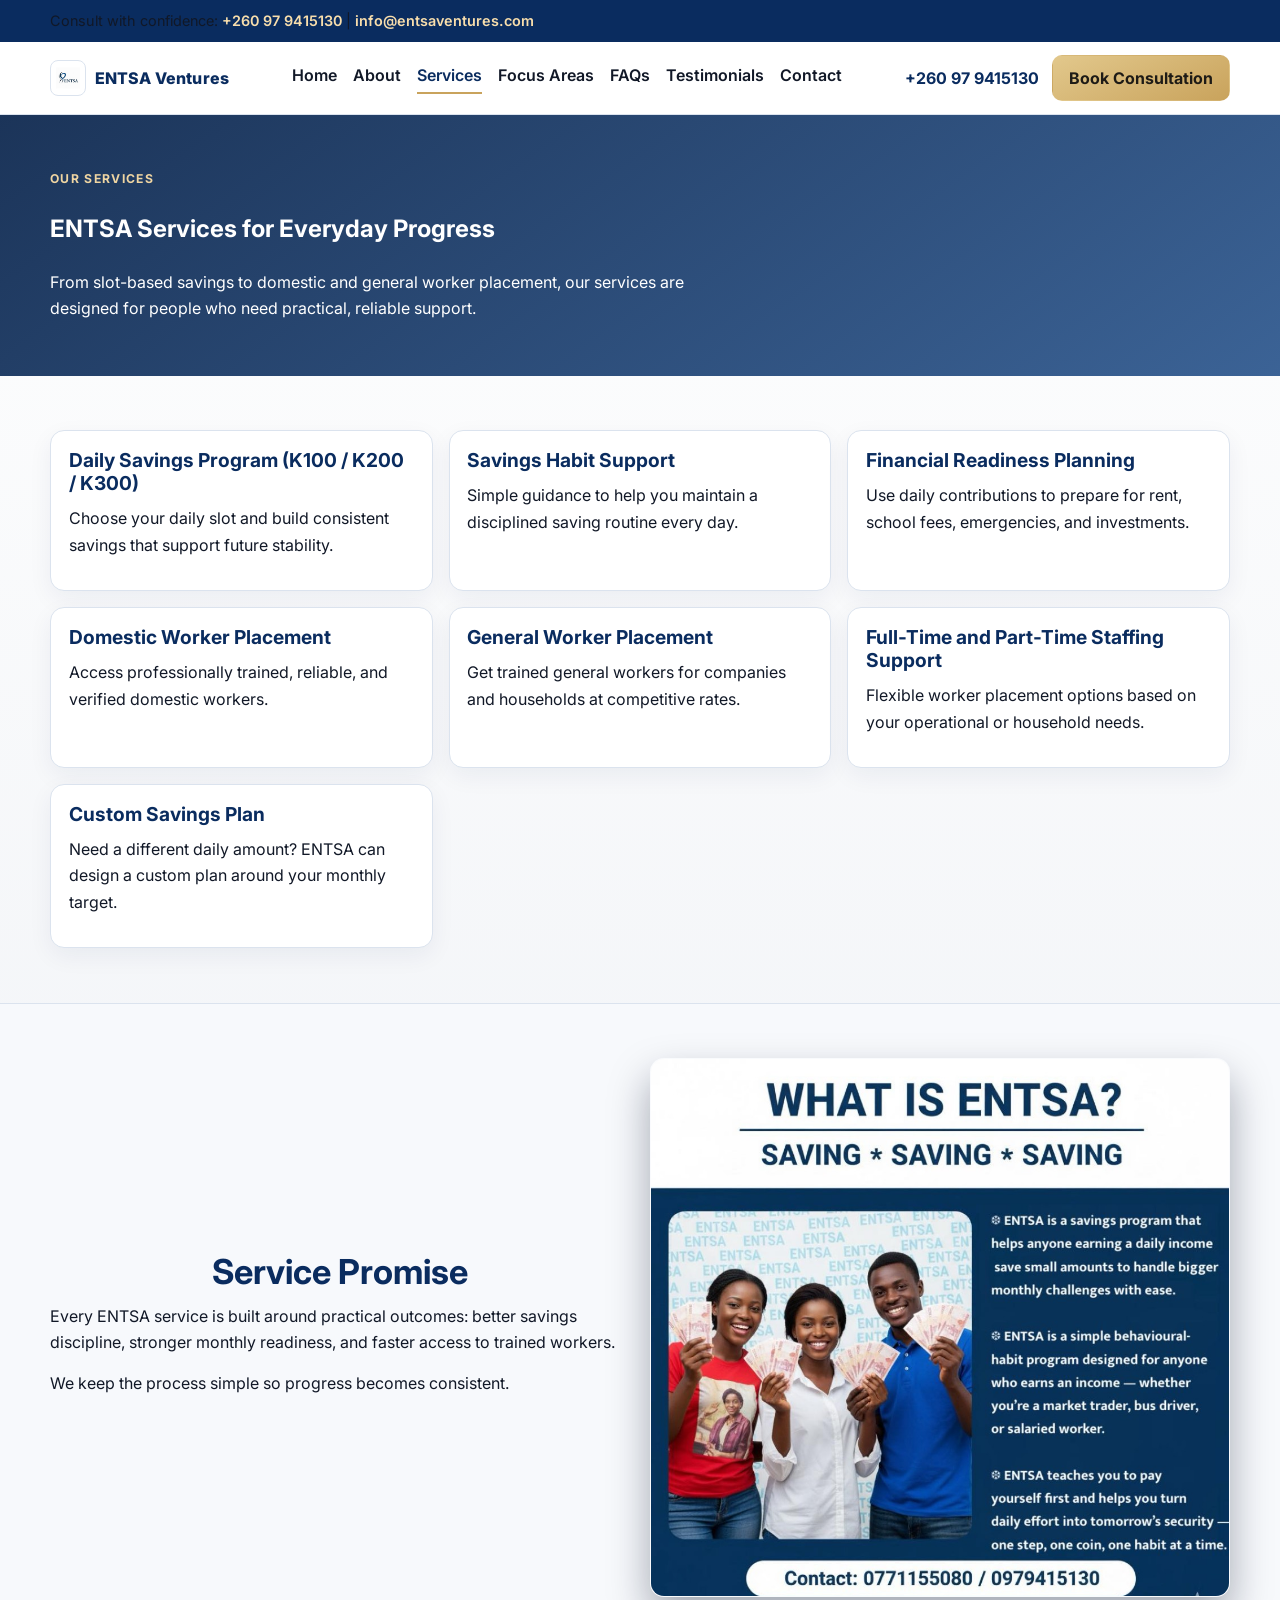
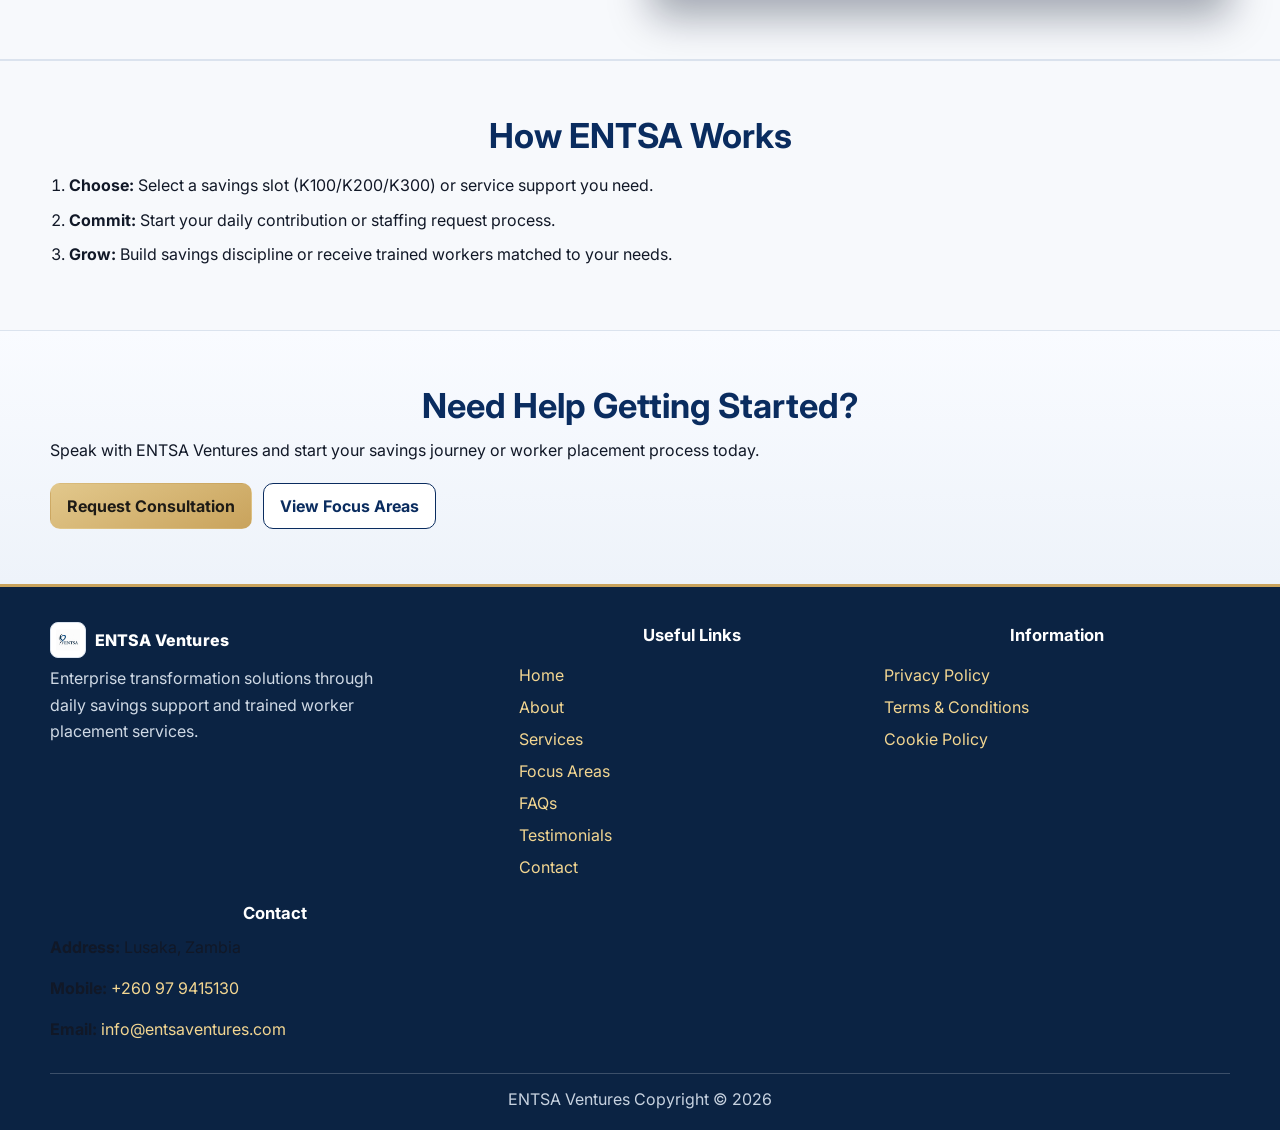
<file: services.html>
<!doctype html>
<html lang="en">
<head>
  <meta charset="UTF-8">
  <meta name="viewport" content="width=device-width, initial-scale=1.0">
  <title>Services | ENTSA Ventures</title>
  <meta name="description" content="Explore ENTSA Ventures services: daily savings slots, worker placement, and practical support for households, workers, and organizations in Zambia.">
  <link rel="icon" href="./Assets/brand/entsa-logo.png" type="image/png">
  <link rel="stylesheet" href="./styles.css?v=20260407-entsa3">
</head>
<body>
  <a class="skip-link" href="#main-content">Skip to main content</a>

  <div class="top-contact-bar">
    <div class="container top-contact-inner">
      <p>Consult with confidence: <a href="tel:+260979415130">+260 97 9415130</a> | <a href="mailto:info@entsaventures.com">info@entsaventures.com</a></p>
    </div>
  </div>

  <header class="site-header">
    <div class="container header-inner">
      <a href="./index.html" class="logo" aria-label="ENTSA Ventures home"><img src="./Assets/brand/entsa-logo.png" alt="ENTSA logo"><span class="logo-text">ENTSA Ventures</span></a>
      <button class="menu-toggle" aria-expanded="false" aria-controls="primary-nav">Menu</button>
      <nav class="primary-nav" id="primary-nav" aria-label="Primary">
        <a href="./index.html">Home</a>
        <a href="./about.html">About</a>
        <a class="active" href="./services.html">Services</a>
        <a href="./practice-areas.html">Focus Areas</a>
        <a href="./faqs.html">FAQs</a>
        <a href="./testimonials.html">Testimonials</a>
        <a href="./contact.html">Contact</a>
      </nav>
      <div class="header-actions">
        <a class="phone-link" href="tel:+260979415130">+260 97 9415130</a>
        <a class="btn btn-primary" href="./contact.html#contact-form-panel">Book Consultation</a>
      </div>
    </div>
  </header>

  <main id="main-content">
    <section class="section page-hero">
      <div class="container">
        <p class="eyebrow">Our Services</p>
        <h1>ENTSA Services for Everyday Progress</h1>
        <p class="hero-support">From slot-based savings to domestic and general worker placement, our services are designed for people who need practical, reliable support.</p>
      </div>
    </section>

    <section class="section">
      <div class="container card-grid">
        <article class="info-card">
          <h2>Daily Savings Program (K100 / K200 / K300)</h2>
          <p>Choose your daily slot and build consistent savings that support future stability.</p>
        </article>
        <article class="info-card">
          <h2>Savings Habit Support</h2>
          <p>Simple guidance to help you maintain a disciplined saving routine every day.</p>
        </article>
        <article class="info-card">
          <h2>Financial Readiness Planning</h2>
          <p>Use daily contributions to prepare for rent, school fees, emergencies, and investments.</p>
        </article>
        <article class="info-card">
          <h2>Domestic Worker Placement</h2>
          <p>Access professionally trained, reliable, and verified domestic workers.</p>
        </article>
        <article class="info-card">
          <h2>General Worker Placement</h2>
          <p>Get trained general workers for companies and households at competitive rates.</p>
        </article>
        <article class="info-card">
          <h2>Full-Time and Part-Time Staffing Support</h2>
          <p>Flexible worker placement options based on your operational or household needs.</p>
        </article>
        <article class="info-card">
          <h2>Custom Savings Plan</h2>
          <p>Need a different daily amount? ENTSA can design a custom plan around your monthly target.</p>
        </article>
      </div>
    </section>

    <section class="section section-muted">
      <div class="container two-col">
        <div>
          <h2>Service Promise</h2>
          <p>Every ENTSA service is built around practical outcomes: better savings discipline, stronger monthly readiness, and faster access to trained workers.</p>
          <p>We keep the process simple so progress becomes consistent.</p>
        </div>
        <figure class="feature-image">
          <img src="./Assets/entsa/what-is-entsa-a.png" alt="ENTSA savings and service poster">
        </figure>
      </div>
    </section>

    <section class="section section-muted">
      <div class="container">
        <h2>How ENTSA Works</h2>
        <ol class="steps-list">
          <li><strong>Choose:</strong> Select a savings slot (K100/K200/K300) or service support you need.</li>
          <li><strong>Commit:</strong> Start your daily contribution or staffing request process.</li>
          <li><strong>Grow:</strong> Build savings discipline or receive trained workers matched to your needs.</li>
        </ol>
      </div>
    </section>

    <section class="section final-cta">
      <div class="container final-cta-inner">
        <h2>Need Help Getting Started?</h2>
        <p>Speak with ENTSA Ventures and start your savings journey or worker placement process today.</p>
        <div class="hero-cta-group">
          <a class="btn btn-primary" href="./contact.html#contact-form-panel">Request Consultation</a>
          <a class="btn btn-secondary" href="./practice-areas.html">View Focus Areas</a>
        </div>
      </div>
    </section>
  </main>

  <footer class="site-footer">
    <div class="container footer-grid">
      <div class="footer-brand">
        <a href="./index.html" class="logo"><img src="./Assets/brand/entsa-logo.png" alt="ENTSA logo"><span class="logo-text">ENTSA Ventures</span></a>
        <p>Enterprise transformation solutions through daily savings support and trained worker placement services.</p>
      </div>
      <nav class="footer-links" aria-label="Useful links">
        <h3 class="footer-title">Useful Links</h3>
        <a href="./index.html">Home</a>
        <a href="./about.html">About</a>
        <a href="./services.html">Services</a>
        <a href="./practice-areas.html">Focus Areas</a>
        <a href="./faqs.html">FAQs</a>
        <a href="./testimonials.html">Testimonials</a>
        <a href="./contact.html">Contact</a>
      </nav>
      <nav class="footer-links" aria-label="Information links">
        <h3 class="footer-title">Information</h3>
        <a href="#">Privacy Policy</a>
        <a href="#">Terms & Conditions</a>
        <a href="#">Cookie Policy</a>
      </nav>
      <div>
        <h3 class="footer-title">Contact</h3>
        <p class="footer-contact-item"><strong>Address:</strong> Lusaka, Zambia</p>
        <p class="footer-contact-item"><strong>Mobile:</strong> <a href="tel:+260979415130">+260 97 9415130</a></p>
        <p class="footer-contact-item"><strong>Email:</strong> <a href="mailto:info@entsaventures.com">info@entsaventures.com</a></p>
      </div>
    </div>
    <div class="container footer-bottom">
      <p class="disclaimer">ENTSA Ventures Copyright &copy; 2026</p>
    </div>
  </footer>

  <script>
    const menuToggle = document.querySelector(".menu-toggle");
    const nav = document.querySelector(".primary-nav");
    if (menuToggle && nav) {
      menuToggle.addEventListener("click", () => {
        const expanded = menuToggle.getAttribute("aria-expanded") === "true";
        menuToggle.setAttribute("aria-expanded", String(!expanded));
        nav.classList.toggle("nav-open");
      });
    }
  </script>
</body>
</html>
</file>
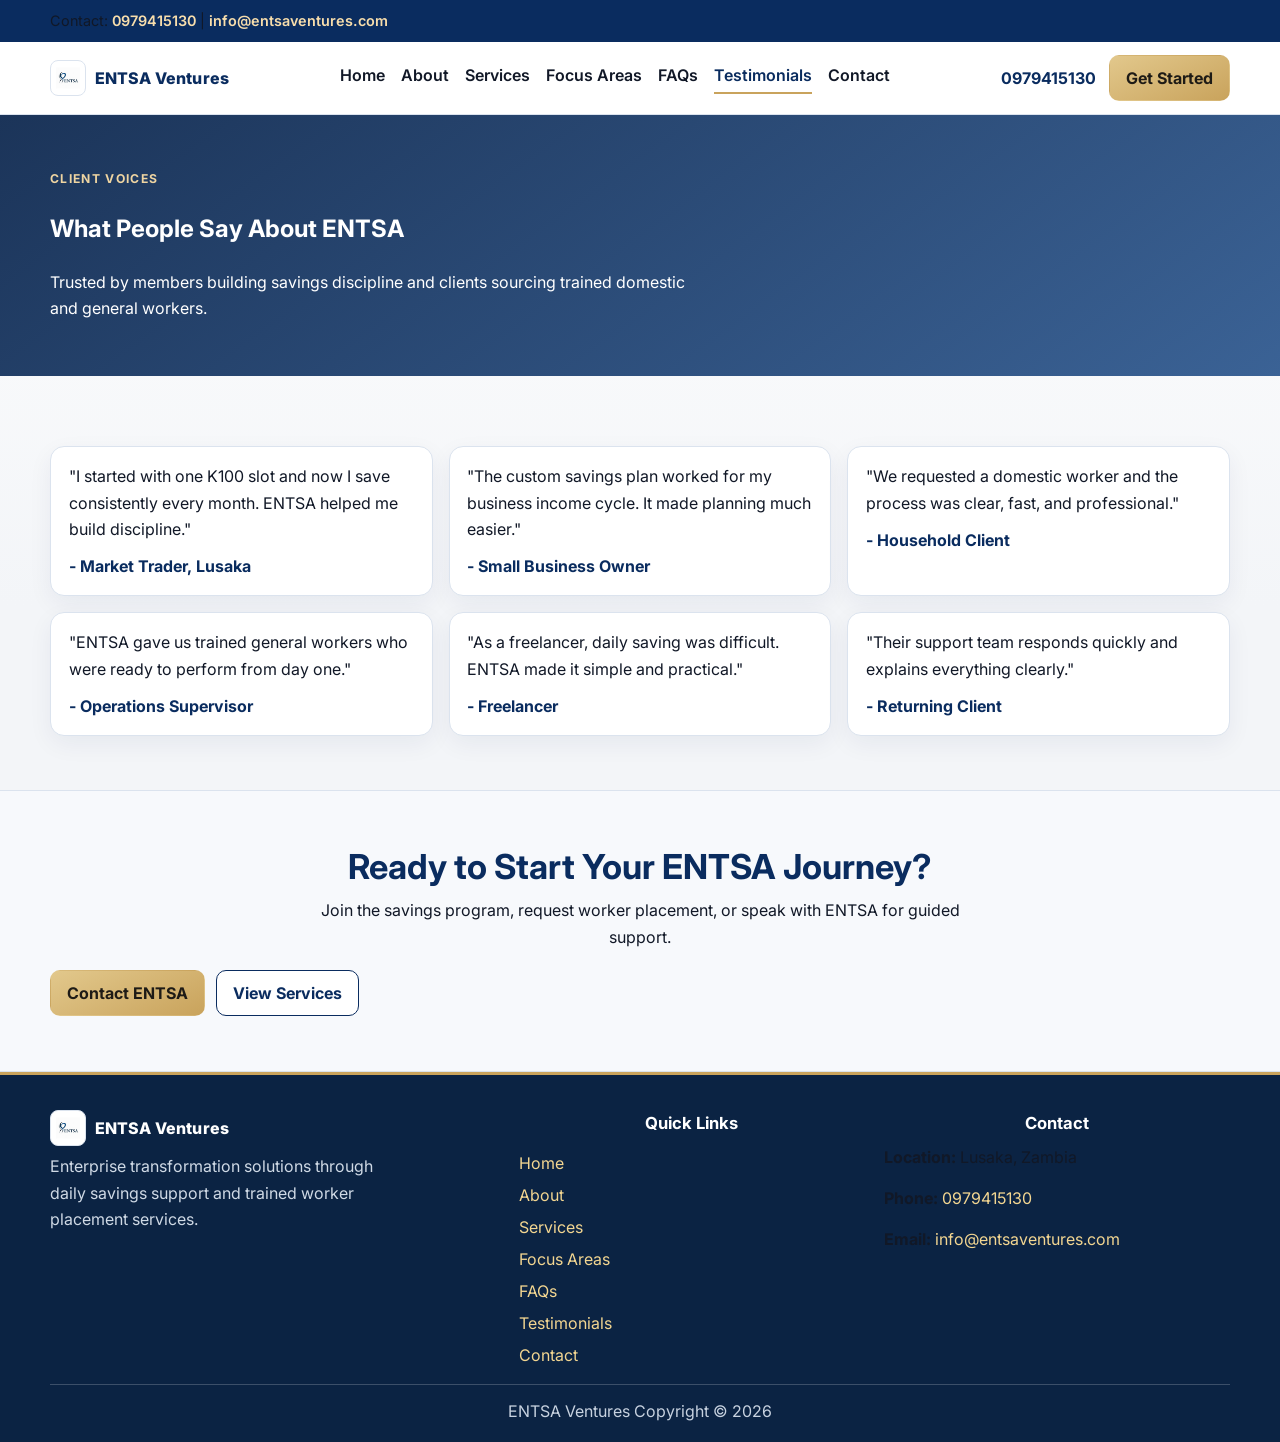
<file: testimonials.html>
<!doctype html>
<html lang="en">
<head>
  <meta charset="UTF-8">
  <meta name="viewport" content="width=device-width, initial-scale=1.0">
  <title>Testimonials | ENTSA Ventures</title>
  <meta name="description" content="Read what clients say about ENTSA Ventures daily savings support and worker placement services in Zambia.">
  <link rel="icon" href="./Assets/brand/entsa-logo.png" type="image/png">
  <link rel="stylesheet" href="./styles.css?v=20260407-entsa3">
</head>
<body>
  <a class="skip-link" href="#main-content">Skip to main content</a>

  <div class="top-contact-bar">
    <div class="container top-contact-inner">
      <p>Contact: <a href="tel:+260979415130">0979415130</a> | <a href="mailto:info@entsaventures.com">info@entsaventures.com</a></p>
    </div>
  </div>

  <header class="site-header">
    <div class="container header-inner">
      <a href="./index.html" class="logo" aria-label="ENTSA Ventures home">
        <img src="./Assets/brand/entsa-logo.png" alt="ENTSA logo">
        <span class="logo-text">ENTSA Ventures</span>
      </a>
      <button class="menu-toggle" aria-expanded="false" aria-controls="primary-nav">Menu</button>
      <nav class="primary-nav" id="primary-nav" aria-label="Primary">
        <a href="./index.html">Home</a>
        <a href="./about.html">About</a>
        <a href="./services.html">Services</a>
        <a href="./practice-areas.html">Focus Areas</a>
        <a href="./faqs.html">FAQs</a>
        <a class="active" href="./testimonials.html">Testimonials</a>
        <a href="./contact.html">Contact</a>
      </nav>
      <div class="header-actions">
        <a class="phone-link" href="tel:+260979415130">0979415130</a>
        <a class="btn btn-primary" href="./contact.html#contact-form-panel">Get Started</a>
      </div>
    </div>
  </header>

  <main id="main-content">
    <section class="section page-hero">
      <div class="container">
        <p class="eyebrow">Client Voices</p>
        <h1>What People Say About ENTSA</h1>
        <p class="hero-support">Trusted by members building savings discipline and clients sourcing trained domestic and general workers.</p>
      </div>
    </section>

    <section class="section">
      <div class="container testimonial-grid">
        <article class="testimonial-card">
          <p>"I started with one K100 slot and now I save consistently every month. ENTSA helped me build discipline."</p>
          <div class="testimonial-name">- Market Trader, Lusaka</div>
        </article>
        <article class="testimonial-card">
          <p>"The custom savings plan worked for my business income cycle. It made planning much easier."</p>
          <div class="testimonial-name">- Small Business Owner</div>
        </article>
        <article class="testimonial-card">
          <p>"We requested a domestic worker and the process was clear, fast, and professional."</p>
          <div class="testimonial-name">- Household Client</div>
        </article>
        <article class="testimonial-card">
          <p>"ENTSA gave us trained general workers who were ready to perform from day one."</p>
          <div class="testimonial-name">- Operations Supervisor</div>
        </article>
        <article class="testimonial-card">
          <p>"As a freelancer, daily saving was difficult. ENTSA made it simple and practical."</p>
          <div class="testimonial-name">- Freelancer</div>
        </article>
        <article class="testimonial-card">
          <p>"Their support team responds quickly and explains everything clearly."</p>
          <div class="testimonial-name">- Returning Client</div>
        </article>
      </div>
    </section>

    <section class="section section-muted">
      <div class="container contact-cta">
        <h2>Ready to Start Your ENTSA Journey?</h2>
        <p>Join the savings program, request worker placement, or speak with ENTSA for guided support.</p>
        <div class="hero-cta-group">
          <a class="btn btn-primary" href="./contact.html#contact-form-panel">Contact ENTSA</a>
          <a class="btn btn-secondary" href="./services.html">View Services</a>
        </div>
      </div>
    </section>
  </main>

  <footer class="site-footer">
    <div class="container footer-grid">
      <div class="footer-brand">
        <a href="./index.html" class="logo"><img src="./Assets/brand/entsa-logo.png" alt="ENTSA logo"><span class="logo-text">ENTSA Ventures</span></a>
        <p>Enterprise transformation solutions through daily savings support and trained worker placement services.</p>
      </div>
      <nav class="footer-links" aria-label="Quick links">
        <h3 class="footer-title">Quick Links</h3>
        <a href="./index.html">Home</a>
        <a href="./about.html">About</a>
        <a href="./services.html">Services</a>
        <a href="./practice-areas.html">Focus Areas</a>
        <a href="./faqs.html">FAQs</a>
        <a href="./testimonials.html">Testimonials</a>
        <a href="./contact.html">Contact</a>
      </nav>
      <div>
        <h3 class="footer-title">Contact</h3>
        <p class="footer-contact-item"><strong>Location:</strong> Lusaka, Zambia</p>
        <p class="footer-contact-item"><strong>Phone:</strong> <a href="tel:+260979415130">0979415130</a></p>
        <p class="footer-contact-item"><strong>Email:</strong> <a href="mailto:info@entsaventures.com">info@entsaventures.com</a></p>
      </div>
    </div>
    <div class="container footer-bottom">
      <p class="disclaimer">ENTSA Ventures Copyright &copy; 2026</p>
    </div>
  </footer>

  <script>
    const menuToggle = document.querySelector(".menu-toggle");
    const nav = document.querySelector(".primary-nav");
    if (menuToggle && nav) {
      menuToggle.addEventListener("click", () => {
        const expanded = menuToggle.getAttribute("aria-expanded") === "true";
        menuToggle.setAttribute("aria-expanded", String(!expanded));
        nav.classList.toggle("nav-open");
      });
    }
  </script>
</body>
</html>
</file>
<file: styles.css>
@import url("https://fonts.googleapis.com/css2?family=Inter:wght@400;500;600;700;800&display=swap");

:root {
  --bg: #f3f5f8;
  --surface: #ffffff;
  --surface-soft: #f7f9fc;
  --text: #111827;
  --text-muted: #475569;
  --line: #dbe3ee;
  --brand: #0a2c5f;
  --brand-soft: #123f84;
  --accent: #c9a35c;
  --accent-soft: #e2c88c;
  --radius: 14px;
  --shadow: 0 16px 40px rgba(6, 35, 79, 0.1);
}

* { box-sizing: border-box; }
html { scroll-behavior: smooth; font-size: 16px; }
body {
  margin: 0;
  font-family: "Inter", "Segoe UI", sans-serif;
  color: var(--text);
  background: linear-gradient(180deg, #ffffff 0%, var(--bg) 42%);
  line-height: 1.65;
}

.container { width: min(1180px, 94%); margin-inline: auto; }

.skip-link { position: absolute; left: -9999px; top: 0; }
.skip-link:focus {
  left: 1rem;
  top: 1rem;
  background: #fff;
  border: 1px solid var(--line);
  border-radius: 10px;
  padding: 0.55rem 0.85rem;
}

a { color: var(--brand-soft); }
a:focus-visible, button:focus-visible {
  outline: 2px solid var(--accent);
  outline-offset: 2px;
}

.top-contact-bar {
  background: var(--brand);
  color: #fff;
  font-size: 0.9rem;
}
.top-contact-inner { min-height: 42px; display: flex; align-items: center; }
.top-contact-inner p { margin: 0; }
.top-contact-inner a { color: #f8deac; text-decoration: none; font-weight: 600; }

.site-header {
  position: sticky;
  top: 0;
  z-index: 20;
  background: rgba(255,255,255,0.94);
  backdrop-filter: blur(9px);
  border-bottom: 1px solid var(--line);
}
.header-inner { min-height: 72px; display: flex; align-items: center; justify-content: space-between; gap: 1rem; }
.logo {
  text-decoration: none;
  color: var(--brand);
  font-weight: 800;
  letter-spacing: 0.01em;
  display: inline-flex;
  align-items: center;
  gap: 0.55rem;
}
.logo img {
  width: 36px;
  height: 36px;
  object-fit: contain;
  background: #fff;
  border-radius: 8px;
  border: 1px solid var(--line);
  padding: 4px;
}
.logo-text { line-height: 1; }

.menu-toggle {
  border: 1px solid var(--line);
  border-radius: 10px;
  background: #fff;
  padding: 0.5rem 0.9rem;
  font-weight: 700;
}
.primary-nav { display: none; gap: 1rem; }
.primary-nav a { text-decoration: none; color: var(--text); font-weight: 600; border-bottom: 2px solid transparent; padding-bottom: 0.2rem; }
.primary-nav a.active { color: var(--brand); border-bottom-color: var(--accent); }
.primary-nav.nav-open {
  display: flex;
  position: absolute;
  top: calc(100% + 0.4rem);
  left: 3%;
  right: 3%;
  flex-direction: column;
  background: #fff;
  border: 1px solid var(--line);
  border-radius: var(--radius);
  padding: 1rem;
  box-shadow: var(--shadow);
}

.header-actions { display: none; align-items: center; gap: 0.8rem; }
.phone-link { text-decoration: none; font-weight: 700; color: var(--brand); }

.btn {
  display: inline-flex;
  align-items: center;
  justify-content: center;
  min-height: 40px;
  border-radius: 10px;
  padding: 0.55rem 1rem;
  text-decoration: none;
  font-weight: 700;
  border: 1px solid transparent;
  transition: 180ms ease;
}
.btn:hover { transform: translateY(-1px); }
.btn-primary {
  background: linear-gradient(155deg, var(--accent-soft), var(--accent));
  color: #1e1b16;
}
.btn-secondary {
  background: #ffffff;
  color: var(--brand);
  border-color: var(--brand);
}

.hero {
  background: linear-gradient(145deg, rgba(8, 35, 75, 0.95), rgba(17, 65, 127, 0.86));
  color: #fff;
  padding: 4.2rem 0;
}
.hero-grid { display: grid; gap: 2rem; align-items: center; }
.hero-copy h1 {
  margin: 0 0 0.8rem;
  font-size: clamp(2rem, 4vw, 3.15rem);
  line-height: 1.12;
  text-align: center;
}
.hero-support { margin: 0; max-width: 65ch; color: rgba(255,255,255,0.9); }
.hero-cta-group { display: flex; flex-wrap: wrap; gap: 0.7rem; margin-top: 1.25rem; }
.hero-image, .feature-image { margin: 0; }
.hero-image img, .feature-image img {
  width: 100%;
  border-radius: var(--radius);
  border: 1px solid rgba(255,255,255,0.25);
  box-shadow: 0 20px 40px rgba(2, 15, 36, 0.35);
}
.eyebrow {
  margin: 0 0 0.6rem;
  text-transform: uppercase;
  letter-spacing: 0.11em;
  font-size: 0.76rem;
  color: var(--brand);
  font-weight: 700;
}
.hero .eyebrow { color: #efd5a2; }
.hero-copy h1,
.hero-copy p { color: #ffffff; }

.section { padding: 3.4rem 0; }
.section-muted { background: var(--surface-soft); border-top: 1px solid var(--line); border-bottom: 1px solid var(--line); }
.page-hero {
  background: linear-gradient(145deg, rgba(8, 35, 75, 0.92), rgba(17, 65, 127, 0.82));
  color: #fff;
}
.page-hero h1,
.page-hero .hero-support { color: #fff; }
.page-hero .eyebrow { color: #efd5a2; }

h2 {
  margin: 0 0 0.65rem;
  font-size: clamp(1.45rem, 3vw, 2.15rem);
  line-height: 1.2;
  color: var(--brand);
  text-align: center;
}
h3 { margin: 0 0 0.4rem; color: var(--brand); text-align: center; }
p { margin: 0 0 0.9rem; color: var(--text); }
.section-intro { color: var(--text-muted); max-width: 68ch; }

.two-col { display: grid; gap: 1.25rem; align-items: center; }
.tag-row { display: flex; flex-wrap: wrap; gap: 0.55rem; margin-top: 1rem; }
.tag {
  display: inline-flex;
  border: 1px solid var(--line);
  border-radius: 999px;
  padding: 0.4rem 0.72rem;
  font-size: 0.82rem;
  font-weight: 700;
  color: #1e365d;
  background: #fff;
}

.slot-grid, .benefit-grid, .audience-grid {
  display: grid;
  gap: 1rem;
  margin-top: 1.2rem;
}
.card-grid {
  display: grid;
  gap: 1rem;
}
.slot-card, .benefit-card {
  border: 1px solid var(--line);
  border-radius: var(--radius);
  background: #fff;
  padding: 1.1rem;
  box-shadow: 0 8px 24px rgba(6, 35, 79, 0.06);
}
.slot-card h3 { font-size: 1.9rem; color: var(--brand); margin-bottom: 0.2rem; }
.slot-card p { font-weight: 700; color: #364152; margin-bottom: 0.35rem; }
.slot-card small { color: var(--text-muted); }
.info-card {
  border: 1px solid var(--line);
  border-radius: var(--radius);
  background: #fff;
  padding: 1.1rem;
  box-shadow: 0 8px 24px rgba(6, 35, 79, 0.06);
}
.info-card h2 { text-align: left; font-size: 1.2rem; }

.audience-item {
  border: 1px solid var(--line);
  border-radius: 12px;
  padding: 0.8rem 0.95rem;
  background: #fff;
  font-weight: 700;
  color: #1c355d;
  text-align: center;
}

.feature-list { margin: 0.85rem 0 0; padding-left: 1.1rem; color: var(--text); }
.feature-list li { margin-bottom: 0.5rem; }
.feature-list.light { color: var(--text); }
.steps-list {
  margin: 1rem 0 0;
  padding-left: 1.2rem;
}
.steps-list li { margin-bottom: 0.5rem; }
.section-cta-inline { margin-top: 1rem; }

.contact-grid {
  display: grid;
  gap: 1rem;
}
.contact-info,
.contact-panel {
  border: 1px solid var(--line);
  border-radius: var(--radius);
  background: #fff;
  padding: 1.1rem;
  box-shadow: 0 8px 24px rgba(6, 35, 79, 0.06);
}
.contact-form {
  display: grid;
  gap: 0.45rem;
}
.contact-form input,
.contact-form textarea {
  width: 100%;
  border: 1px solid var(--line);
  border-radius: 10px;
  padding: 0.65rem 0.75rem;
  font: inherit;
}
.contact-form label {
  font-size: 0.92rem;
  color: #253447;
  margin-top: 0.2rem;
}

.faq-list {
  display: grid;
  gap: 0.85rem;
  margin-top: 1rem;
}
.faq-item {
  border: 1px solid var(--line);
  border-radius: 12px;
  background: #fff;
  padding: 0.95rem 1rem;
}
.faq-item h3 { text-align: left; font-size: 1.02rem; }

.testimonial-grid {
  display: grid;
  gap: 1rem;
  margin-top: 1rem;
}
.testimonial-card {
  border: 1px solid var(--line);
  border-radius: var(--radius);
  background: #fff;
  padding: 1rem 1.1rem;
  box-shadow: 0 8px 24px rgba(6, 35, 79, 0.06);
}
.testimonial-card p { margin-bottom: 0.65rem; }
.testimonial-name {
  font-weight: 700;
  color: var(--brand);
}

.final-cta { background: linear-gradient(180deg, #f9fbff, #eef3fa); }
.contact-cta { text-align: center; }
.contact-cta p { color: var(--text-muted); max-width: 70ch; margin-inline: auto; }
.section-muted p { color: var(--text); }

.site-footer {
  background: #0b2343;
  color: #eaf0f9;
  border-top: 3px solid var(--accent);
  padding: 2.2rem 0 1.1rem;
}
.footer-grid { display: grid; gap: 1.2rem; }
.footer-title { margin: 0 0 0.45rem; color: #fff; font-size: 1.04rem; }
.footer-links { display: flex; flex-direction: column; gap: 0.35rem; }
.site-footer a { color: #f3d691; text-decoration: none; }
.site-footer .logo { color: #fff; }
.footer-brand p { color: rgba(235,242,252,0.88); max-width: 34ch; }
.footer-bottom { border-top: 1px solid rgba(255,255,255,0.2); margin-top: 1rem; padding-top: 0.8rem; text-align: center; }
.disclaimer { margin: 0; color: rgba(233,241,251,0.85); }

@media (min-width: 760px) {
  .menu-toggle { display: none; }
  .primary-nav { display: flex; align-items: center; }
  .header-actions { display: flex; }
  .hero-grid { grid-template-columns: 1.05fr 0.95fr; }
  .two-col { grid-template-columns: 1fr 1fr; }
  .slot-grid { grid-template-columns: repeat(3, minmax(0, 1fr)); }
  .benefit-grid { grid-template-columns: repeat(3, minmax(0, 1fr)); }
  .audience-grid { grid-template-columns: repeat(5, minmax(0, 1fr)); }
  .card-grid { grid-template-columns: repeat(3, minmax(0, 1fr)); }
  .contact-grid { grid-template-columns: 0.95fr 1.05fr; }
  .testimonial-grid { grid-template-columns: repeat(3, minmax(0, 1fr)); }
  .footer-grid { grid-template-columns: 1.3fr 1fr 1fr; }
}
</file>
